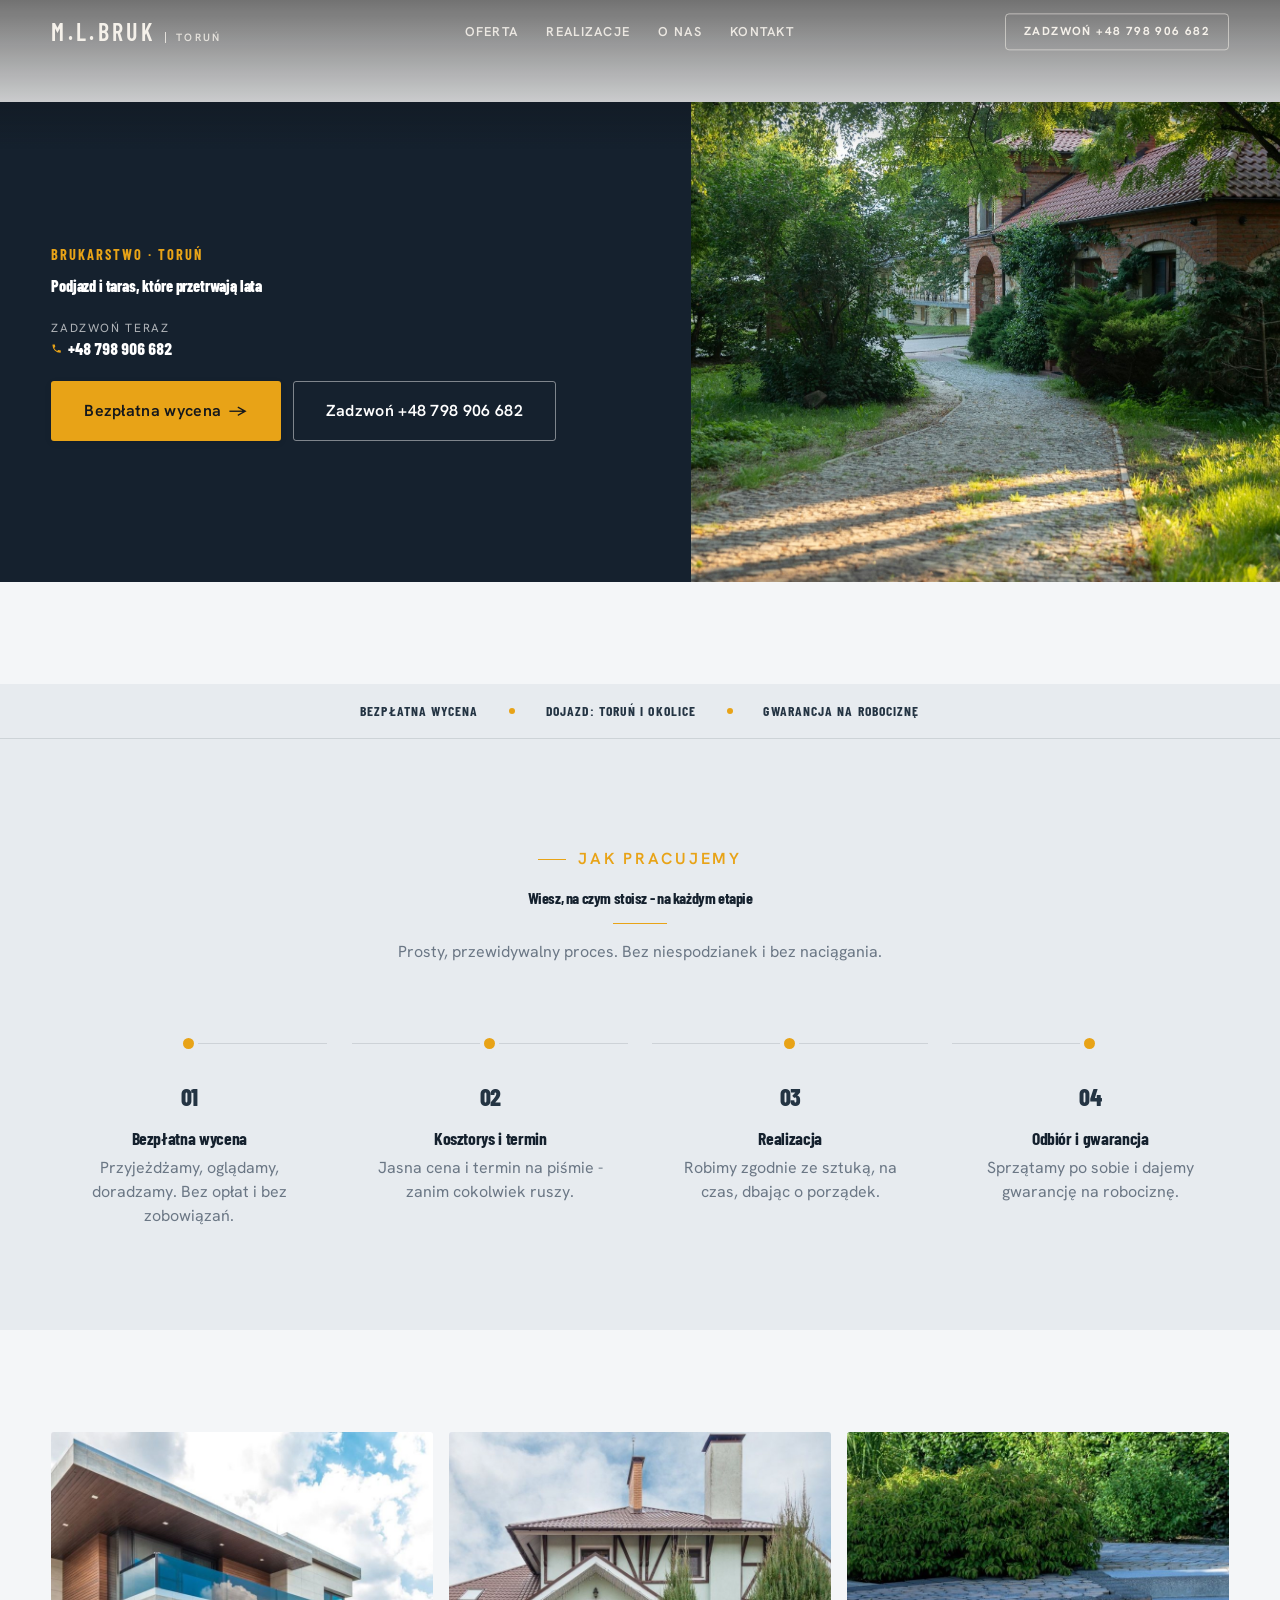
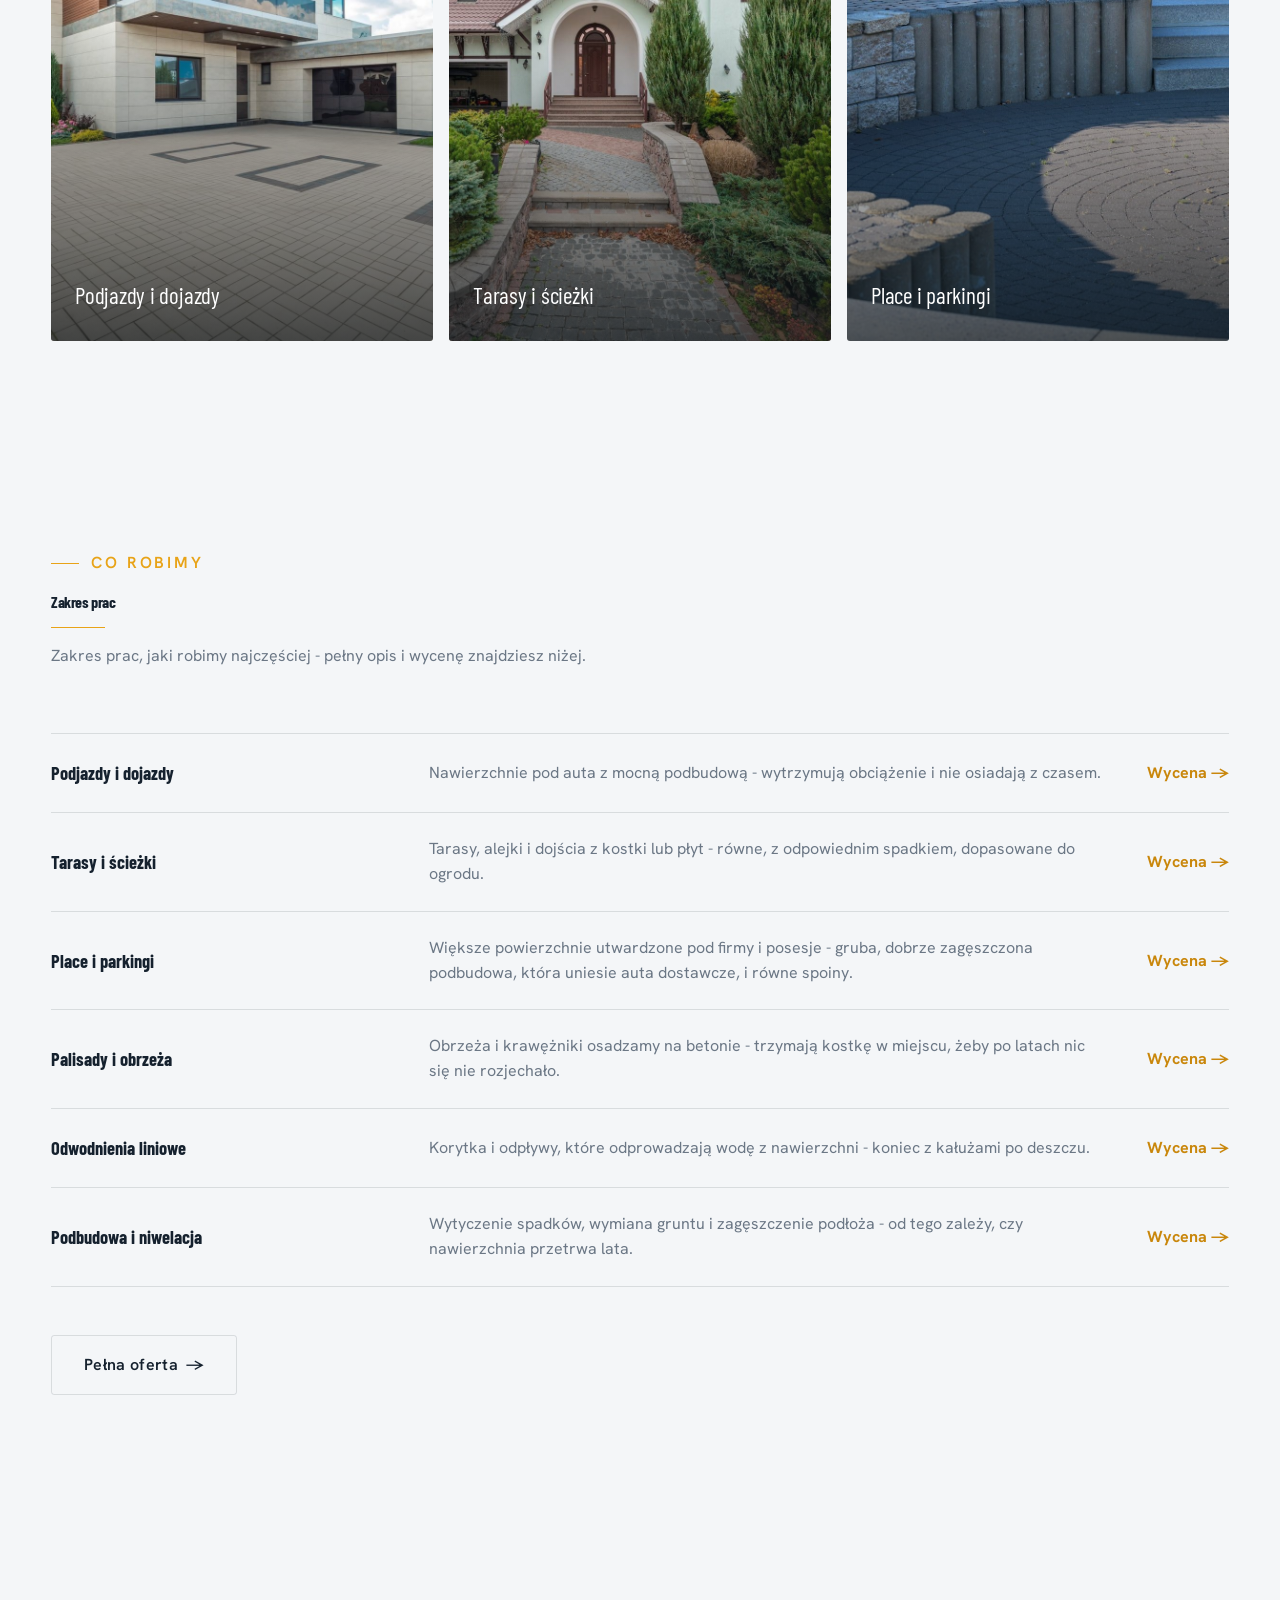
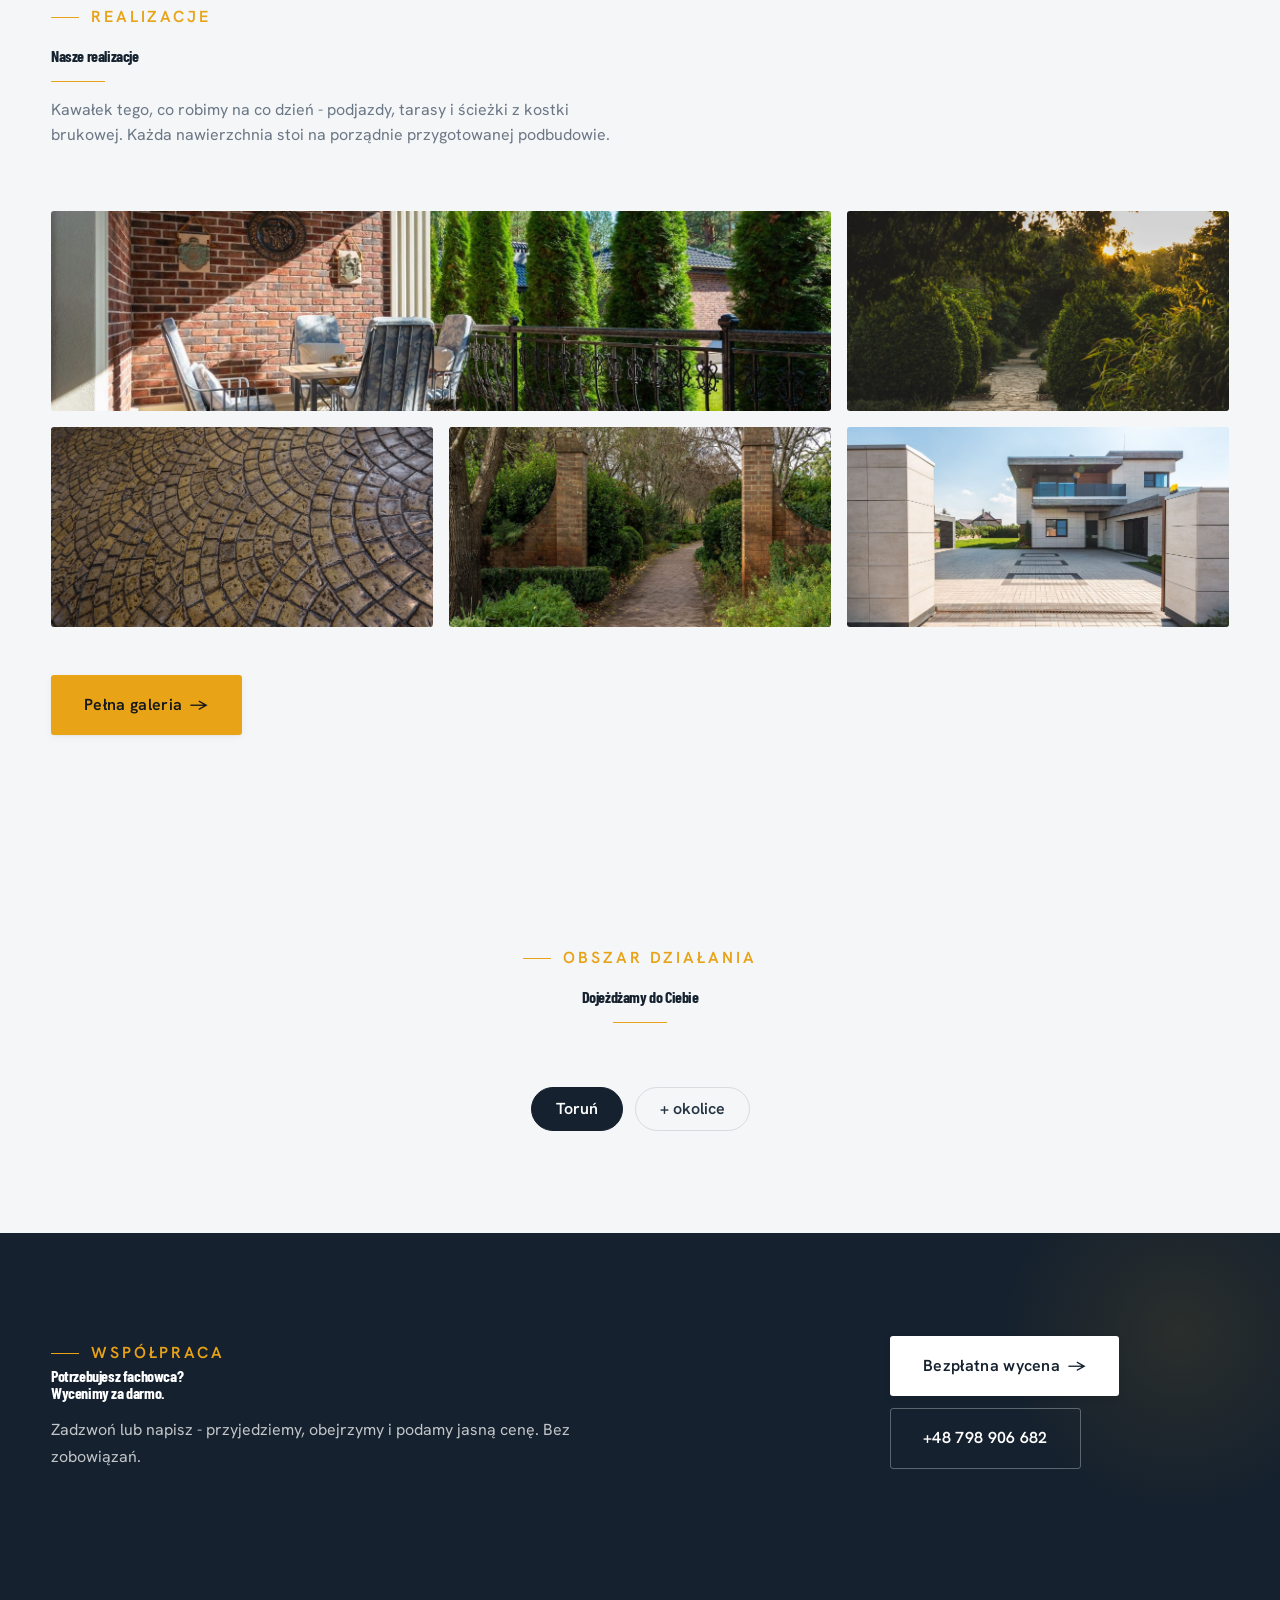
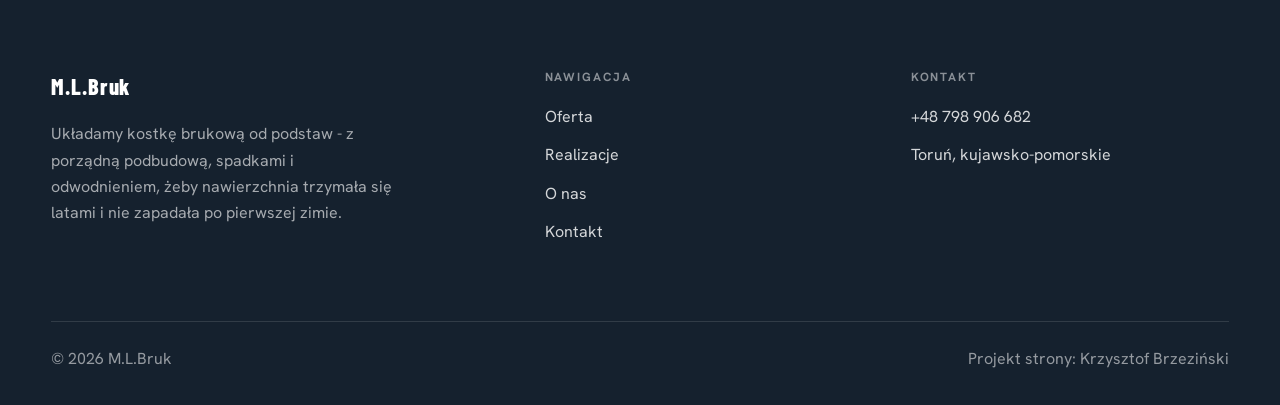
<file: index.html>
<!DOCTYPE html>
<html lang="pl">
<head>
<meta charset="UTF-8">
<meta name="viewport" content="width=device-width, initial-scale=1.0">
<title>M.L.Bruk - Brukarstwo · Toruń</title>
<meta name="description" content="M.L.Bruk - układanie kostki brukowej, podjazdy, tarasy, ścieżki, palisady i odwodnienia. Solidna podbudowa, równa nawierzchnia, terminowo. Toruń i okolice.">
<link rel="preconnect" href="https://fonts.googleapis.com">
<link rel="preconnect" href="https://fonts.gstatic.com" crossorigin>
<link href="https://fonts.googleapis.com/css2?family=Barlow+Condensed:wght@500;600;700&family=Hanken+Grotesk:wght@400;500;600&display=swap" rel="stylesheet">
<link rel="stylesheet" href="assets/styles.css">
</head>
<body>

<header class="nav">
  <div class="wrap nav-inner">
    <a class="brand" href="index.html"><span class="name">M.L.Bruk</span><span class="sub">Toruń</span></a>
    <nav class="nav-links">
      <a href="oferta.html">Oferta</a>
      <a href="realizacje.html">Realizacje</a>
      <a href="o-nas.html">O nas</a>
      <a href="kontakt.html">Kontakt</a>
      <a href="tel:+48798906682" class="btn btn-accent">Zadzwoń +48 798 906 682</a>
    </nav>
    <button class="nav-toggle" aria-label="Menu"><span></span><span></span><span></span></button>
  </div>
</header>

<section class="hero-fach">
  <img class="hf-photo" src="img/hero.jpg" alt="M.L.Bruk">
  <div class="hf-panel">
      <span class="hf-kicker">Brukarstwo · Toruń</span>
      <h1 class="hf-title">Podjazd i taras, które przetrwają lata</h1>
      <a class="hf-phone" href="tel:+48798906682"><span class="hf-phone-lab">Zadzwoń teraz</span><span class="hf-phone-num"><svg class="ico-tel" width="16" height="16" viewBox="0 0 24 24" fill="none" aria-hidden="true"><path d="M6.6 10.8a15.5 15.5 0 0 0 6.6 6.6l2.2-2.2a1 1 0 0 1 1-.24 11.4 11.4 0 0 0 3.6.58 1 1 0 0 1 1 1V20a1 1 0 0 1-1 1A17 17 0 0 1 3 4a1 1 0 0 1 1-1h3.5a1 1 0 0 1 1 1c0 1.25.2 2.46.58 3.6a1 1 0 0 1-.25 1l-2.23 2.2Z" fill="currentColor"/></svg> +48 798 906 682</span></a>
      <div class="hf-actions">
        <a href="kontakt.html" class="btn btn-accent">Bezpłatna wycena <span class="arr">→</span></a>
        <a href="tel:+48798906682" class="btn btn-ghost hf-ghost">Zadzwoń +48 798 906 682</a>
      </div>
  </div>
</section>
<section class="fach-promise">
  <div class="wrap">
    <ul class="fp-row reveal"><li>Bezpłatna wycena</li><li>Dojazd: Toruń i okolice</li><li>Gwarancja na robociznę</li></ul>
  </div>
</section>
<section class="proces fachowcy">
  <div class="wrap">
    <div class="head center reveal">
      <span class="eyebrow">Jak pracujemy</span>
      <h2>Wiesz, na czym stoisz - na każdym etapie</h2>
      <p>Prosty, przewidywalny proces. Bez niespodzianek i bez naciągania.</p>
    </div>
    <ol class="proces-line">
      <li class="reveal"><span class="pno">01</span><h3>Bezpłatna wycena</h3><p>Przyjeżdżamy, oglądamy, doradzamy. Bez opłat i bez zobowiązań.</p></li>
      <li class="reveal"><span class="pno">02</span><h3>Kosztorys i termin</h3><p>Jasna cena i termin na piśmie - zanim cokolwiek ruszy.</p></li>
      <li class="reveal"><span class="pno">03</span><h3>Realizacja</h3><p>Robimy zgodnie ze sztuką, na czas, dbając o porządek.</p></li>
      <li class="reveal"><span class="pno">04</span><h3>Odbiór i gwarancja</h3><p>Sprzątamy po sobie i dajemy gwarancję na robociznę.</p></li>
    </ol>
  </div>
</section>
<section class="gateways-band">
  <div class="wrap">
    <div class="gateways">
      <a href="oferta.html" class="gateway reveal"><img src="img/g1.jpg" alt="Podjazdy i dojazdy" loading="lazy"><span class="g-ttl">Podjazdy i dojazdy</span></a>
      <a href="oferta.html" class="gateway reveal"><img src="img/g2.jpg" alt="Tarasy i ścieżki" loading="lazy"><span class="g-ttl">Tarasy i ścieżki</span></a>
      <a href="oferta.html" class="gateway reveal"><img src="img/g3.jpg" alt="Place i parkingi" loading="lazy"><span class="g-ttl">Place i parkingi</span></a>
    </div>
  </div>
</section>
<section class="fach-uslugi">
  <div class="wrap">
    <div class="head reveal">
      <span class="eyebrow">Co robimy</span>
      <h2>Zakres prac</h2>
      <p>Zakres prac, jaki robimy najczęściej - pełny opis i wycenę znajdziesz niżej.</p>
    </div>
    <ul class="fu-list">
      <li class="fu-row reveal"><div class="fu-name">Podjazdy i dojazdy</div><div class="fu-desc">Nawierzchnie pod auta z mocną podbudową - wytrzymują obciążenie i nie osiadają z czasem.</div><a class="fu-cta" href="kontakt.html">Wycena <span class="arr">→</span></a></li>
      <li class="fu-row reveal"><div class="fu-name">Tarasy i ścieżki</div><div class="fu-desc">Tarasy, alejki i dojścia z kostki lub płyt - równe, z odpowiednim spadkiem, dopasowane do ogrodu.</div><a class="fu-cta" href="kontakt.html">Wycena <span class="arr">→</span></a></li>
      <li class="fu-row reveal"><div class="fu-name">Place i parkingi</div><div class="fu-desc">Większe powierzchnie utwardzone pod firmy i posesje - gruba, dobrze zagęszczona podbudowa, która uniesie auta dostawcze, i równe spoiny.</div><a class="fu-cta" href="kontakt.html">Wycena <span class="arr">→</span></a></li>
      <li class="fu-row reveal"><div class="fu-name">Palisady i obrzeża</div><div class="fu-desc">Obrzeża i krawężniki osadzamy na betonie - trzymają kostkę w miejscu, żeby po latach nic się nie rozjechało.</div><a class="fu-cta" href="kontakt.html">Wycena <span class="arr">→</span></a></li>
      <li class="fu-row reveal"><div class="fu-name">Odwodnienia liniowe</div><div class="fu-desc">Korytka i odpływy, które odprowadzają wodę z nawierzchni - koniec z kałużami po deszczu.</div><a class="fu-cta" href="kontakt.html">Wycena <span class="arr">→</span></a></li>
      <li class="fu-row reveal"><div class="fu-name">Podbudowa i niwelacja</div><div class="fu-desc">Wytyczenie spadków, wymiana gruntu i zagęszczenie podłoża - od tego zależy, czy nawierzchnia przetrwa lata.</div><a class="fu-cta" href="kontakt.html">Wycena <span class="arr">→</span></a></li>
    </ul>
    <div style="margin-top:var(--space-7)" class="reveal"><a href="oferta.html" class="btn btn-ghost">Pełna oferta <span class="arr">→</span></a></div>
  </div>
</section>
<section>
  <div class="wrap">
    <div class="head reveal">
      <span class="eyebrow">Realizacje</span>
      <h2>Nasze realizacje</h2>
      <p>Kawałek tego, co robimy na co dzień - podjazdy, tarasy i ścieżki z kostki brukowej. Każda nawierzchnia stoi na porządnie przygotowanej podbudowie.</p>
    </div>
    <div class="gallery">
      <div class="tile t-two3 reveal"><img src="img/g4.jpg" alt="Taras pod zadaszeniem" loading="lazy"><div class="cap">Taras pod zadaszeniem</div></div>
      <div class="tile t-third reveal"><img src="img/g5.jpg" alt="Ścieżka w ogrodzie" loading="lazy"><div class="cap">Ścieżka w ogrodzie</div></div>
      <div class="tile t-third reveal"><img src="img/g6.jpg" alt="Wzór łukowy" loading="lazy"><div class="cap">Wzór łukowy</div></div>
      <div class="tile t-third reveal"><img src="img/g7.jpg" alt="Bruk jodełkowy" loading="lazy"><div class="cap">Bruk jodełkowy</div></div>
      <div class="tile t-third reveal"><img src="img/g8.jpg" alt="Podjazd przed domem" loading="lazy"><div class="cap">Podjazd przed domem</div></div>
    </div>
    <div style="margin-top:var(--space-7)" class="reveal"><a href="realizacje.html" class="btn btn-accent">Pełna galeria <span class="arr">→</span></a></div>
  </div>
</section>
<section class="obszar">
  <div class="wrap">
    <div class="head center reveal">
      <span class="eyebrow">Obszar działania</span>
      <h2>Dojeżdżamy do Ciebie</h2>
    </div>
    <ul class="obszar-list reveal"><li class="is-home">Toruń</li><li>+ okolice</li></ul>
  </div>
</section>
<section class="cta">
  <div class="wrap">
    <div class="reveal">
      <span class="eyebrow">Współpraca</span>
      <h2>Potrzebujesz fachowca? Wycenimy za darmo.</h2>
      <p>Zadzwoń lub napisz - przyjedziemy, obejrzymy i podamy jasną cenę. Bez zobowiązań.</p>
    </div>
    <div class="cta-actions reveal">
      <a href="kontakt.html" class="btn btn-light">Bezpłatna wycena <span class="arr">→</span></a>
      <a href="tel:+48798906682" class="btn btn-ghost" style="color:#fff;border-color:rgba(255,255,255,.3)">+48 798 906 682</a>
    </div>
  </div>
</section>

<footer>
  <div class="wrap">
    <div class="foot-grid">
      <div class="foot-brand">
        <div class="name">M.L.Bruk</div>
        <p>Układamy kostkę brukową od podstaw - z porządną podbudową, spadkami i odwodnieniem, żeby nawierzchnia trzymała się latami i nie zapadała po pierwszej zimie.</p>
      </div>
      <div class="foot-col">
        <h4>Nawigacja</h4>
        <a href="oferta.html">Oferta</a>
        <a href="realizacje.html">Realizacje</a>
        <a href="o-nas.html">O nas</a>
        <a href="kontakt.html">Kontakt</a>
      </div>
      <div class="foot-col">
        <h4>Kontakt</h4>
        <a href="tel:+48798906682">+48 798 906 682</a>
        <p>Toruń, kujawsko-pomorskie</p>
      </div>
    </div>
    <div class="foot-bot">
      <span>© 2026 M.L.Bruk</span>
      <span>Projekt strony: Krzysztof Brzeziński</span>
    </div>
  </div>
</footer>
<div class="sticky-call"><a class="sc-call" href="tel:+48798906682"><svg class="ico-tel" width="16" height="16" viewBox="0 0 24 24" fill="none" aria-hidden="true"><path d="M6.6 10.8a15.5 15.5 0 0 0 6.6 6.6l2.2-2.2a1 1 0 0 1 1-.24 11.4 11.4 0 0 0 3.6.58 1 1 0 0 1 1 1V20a1 1 0 0 1-1 1A17 17 0 0 1 3 4a1 1 0 0 1 1-1h3.5a1 1 0 0 1 1 1c0 1.25.2 2.46.58 3.6a1 1 0 0 1-.25 1l-2.23 2.2Z" fill="currentColor"/></svg> Zadzwoń</a><a class="sc-quote" href="kontakt.html">Bezpłatna wycena</a></div>

<script src="assets/main.js"></script>
</body>
</html>
</file>
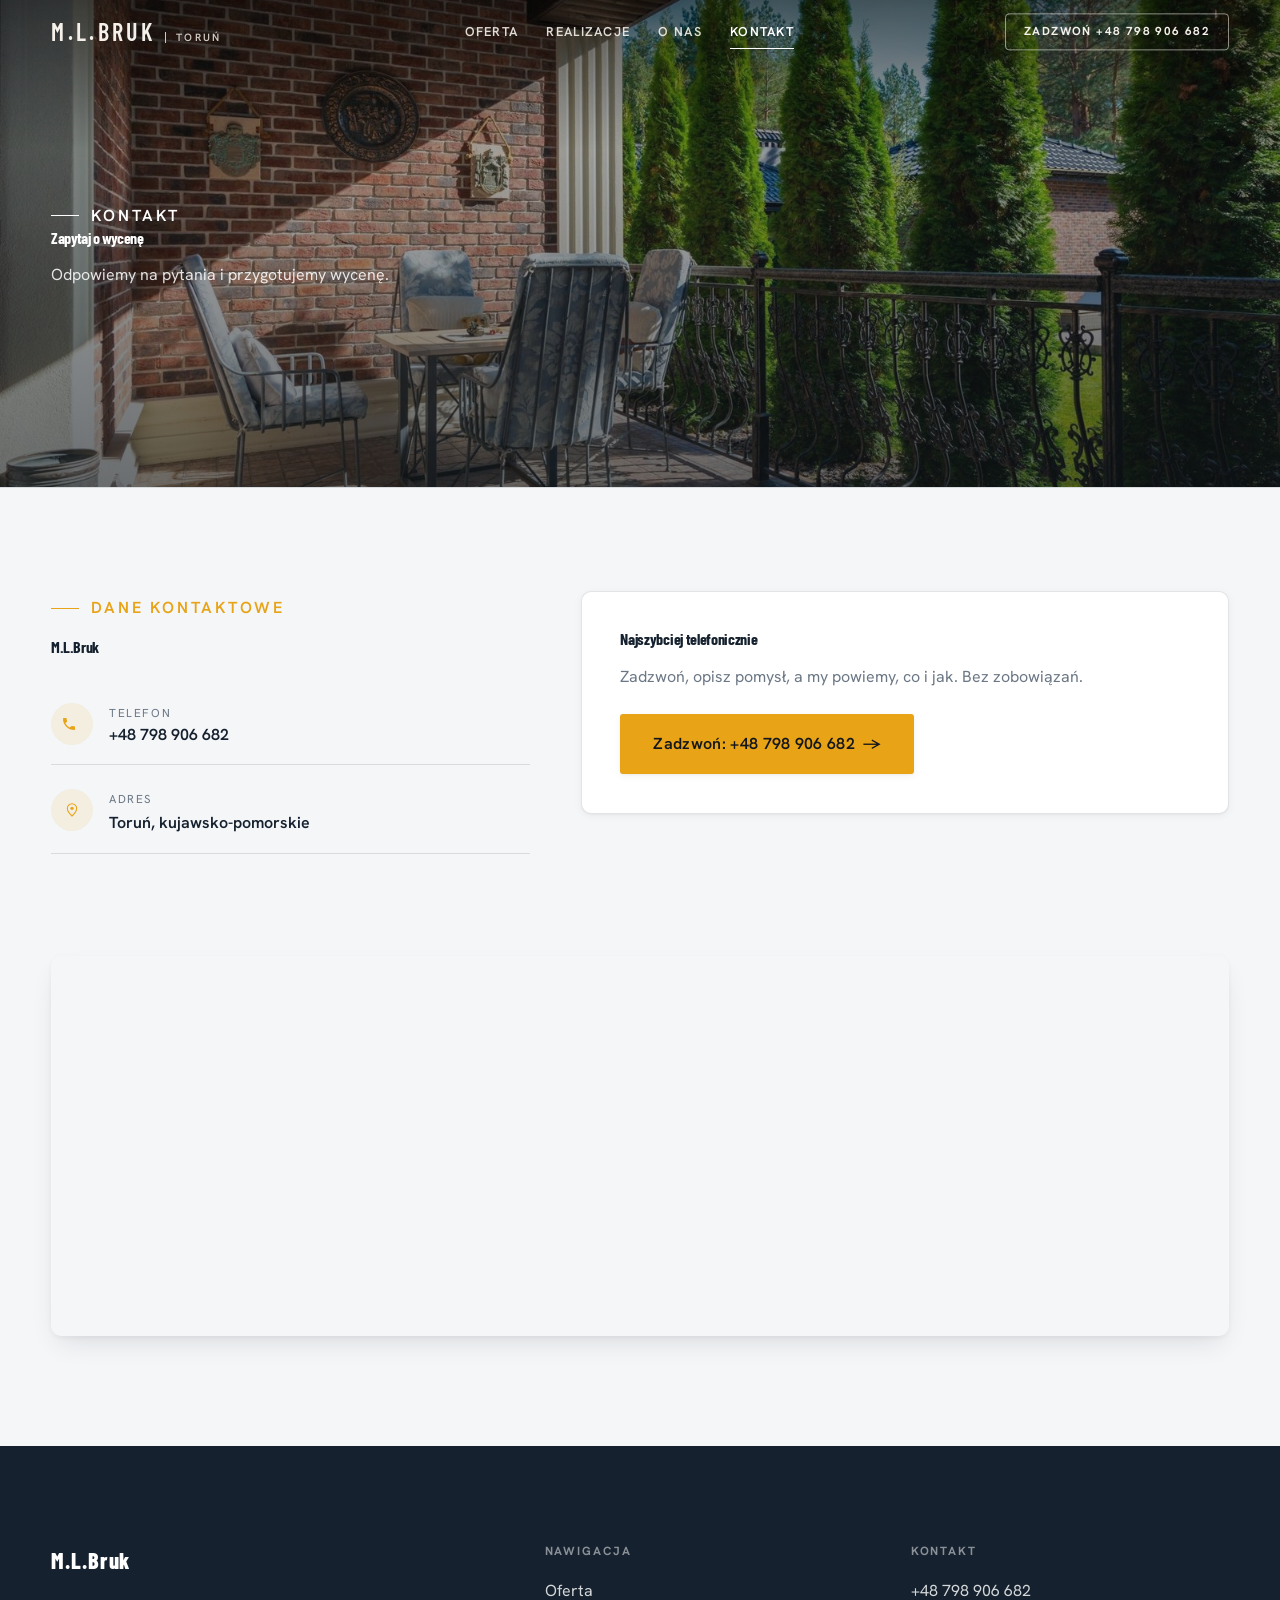
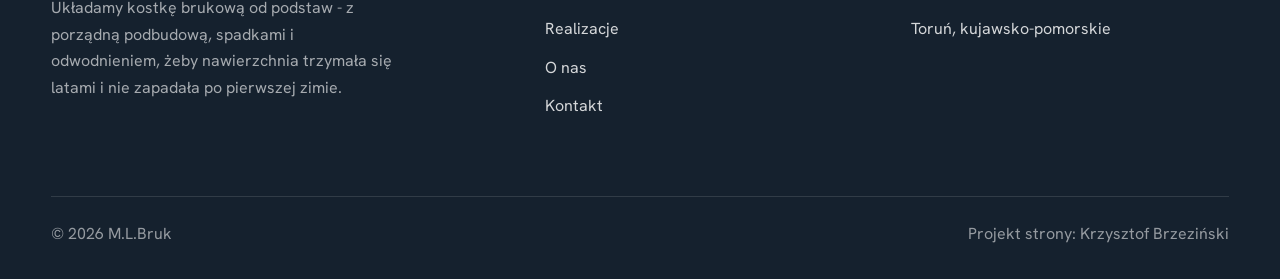
<file: kontakt.html>
<!DOCTYPE html>
<html lang="pl">
<head>
<meta charset="UTF-8">
<meta name="viewport" content="width=device-width, initial-scale=1.0">
<title>Kontakt - M.L.Bruk</title>
<meta name="description" content="Kontakt M.L.Bruk - Toruń, kujawsko-pomorskie">
<link rel="preconnect" href="https://fonts.googleapis.com">
<link rel="preconnect" href="https://fonts.gstatic.com" crossorigin>
<link href="https://fonts.googleapis.com/css2?family=Barlow+Condensed:wght@500;600;700&family=Hanken+Grotesk:wght@400;500;600&display=swap" rel="stylesheet">
<link rel="stylesheet" href="assets/styles.css">
</head>
<body>

<header class="nav">
  <div class="wrap nav-inner">
    <a class="brand" href="index.html"><span class="name">M.L.Bruk</span><span class="sub">Toruń</span></a>
    <nav class="nav-links">
      <a href="oferta.html">Oferta</a>
      <a href="realizacje.html">Realizacje</a>
      <a href="o-nas.html">O nas</a>
      <a href="kontakt.html" class="active">Kontakt</a>
      <a href="tel:+48798906682" class="btn btn-accent">Zadzwoń +48 798 906 682</a>
    </nav>
    <button class="nav-toggle" aria-label="Menu"><span></span><span></span><span></span></button>
  </div>
</header>

<section class="pagehead">
  <img src="img/g4.jpg" alt="M.L.Bruk - Zapytaj o wycenę">
  <div class="wrap">
    <span class="eyebrow">Kontakt</span>
    <h1>Zapytaj o wycenę</h1>
    <p>Odpowiemy na pytania i przygotujemy wycenę.</p>
  </div>
</section>
<section>
  <div class="wrap contact-grid">
    <div class="reveal">
      <span class="eyebrow">Dane kontaktowe</span>
      <h2 style="margin:var(--space-4) 0 var(--space-6)">M.L.Bruk</h2>
      <div class="info-list">
        <div class="info-row"><div class="ic"><svg class="ico-tel" width="16" height="16" viewBox="0 0 24 24" fill="none" aria-hidden="true"><path d="M6.6 10.8a15.5 15.5 0 0 0 6.6 6.6l2.2-2.2a1 1 0 0 1 1-.24 11.4 11.4 0 0 0 3.6.58 1 1 0 0 1 1 1V20a1 1 0 0 1-1 1A17 17 0 0 1 3 4a1 1 0 0 1 1-1h3.5a1 1 0 0 1 1 1c0 1.25.2 2.46.58 3.6a1 1 0 0 1-.25 1l-2.23 2.2Z" fill="currentColor"/></svg></div><div><div class="lbl">Telefon</div><a class="val" href="tel:+48798906682">+48 798 906 682</a></div></div>
        <div class="info-row"><div class="ic"><svg class="ico-pin" width="16" height="16" viewBox="0 0 24 24" fill="none" aria-hidden="true"><path d="M12 21s7-6.1 7-11.5A7 7 0 0 0 5 9.5C5 14.9 12 21 12 21Z" stroke="currentColor" stroke-width="1.6" fill="none"/><circle cx="12" cy="9.5" r="2.4" fill="currentColor"/></svg></div><div><div class="lbl">Adres</div><div class="val">Toruń, kujawsko-pomorskie</div></div></div>
      </div>
    </div>
    <div class="reveal">
      <div class="form">
        <h3 style="margin-bottom:var(--space-4)">Najszybciej telefonicznie</h3>
        <p class="muted" style="margin-bottom:var(--space-5)">Zadzwoń, opisz pomysł, a my powiemy, co i jak. Bez zobowiązań.</p>
        <a href="tel:+48798906682" class="btn btn-accent" style="justify-content:center">Zadzwoń: +48 798 906 682 <span class="arr">→</span></a>
      </div>
    </div>
  </div>
</section>
<section style="padding-top:0">
  <div class="wrap reveal">
    <iframe class="map" title="M.L.Bruk - Toruń" src="https://maps.google.com/maps?q=53.032834%2C18.622243&z=15&output=embed" loading="lazy" referrerpolicy="no-referrer-when-downgrade"></iframe>
  </div>
</section>

<footer>
  <div class="wrap">
    <div class="foot-grid">
      <div class="foot-brand">
        <div class="name">M.L.Bruk</div>
        <p>Układamy kostkę brukową od podstaw - z porządną podbudową, spadkami i odwodnieniem, żeby nawierzchnia trzymała się latami i nie zapadała po pierwszej zimie.</p>
      </div>
      <div class="foot-col">
        <h4>Nawigacja</h4>
        <a href="oferta.html">Oferta</a>
        <a href="realizacje.html">Realizacje</a>
        <a href="o-nas.html">O nas</a>
        <a href="kontakt.html">Kontakt</a>
      </div>
      <div class="foot-col">
        <h4>Kontakt</h4>
        <a href="tel:+48798906682">+48 798 906 682</a>
        <p>Toruń, kujawsko-pomorskie</p>
      </div>
    </div>
    <div class="foot-bot">
      <span>© 2026 M.L.Bruk</span>
      <span>Projekt strony: Krzysztof Brzeziński</span>
    </div>
  </div>
</footer>
<div class="sticky-call"><a class="sc-call" href="tel:+48798906682"><svg class="ico-tel" width="16" height="16" viewBox="0 0 24 24" fill="none" aria-hidden="true"><path d="M6.6 10.8a15.5 15.5 0 0 0 6.6 6.6l2.2-2.2a1 1 0 0 1 1-.24 11.4 11.4 0 0 0 3.6.58 1 1 0 0 1 1 1V20a1 1 0 0 1-1 1A17 17 0 0 1 3 4a1 1 0 0 1 1-1h3.5a1 1 0 0 1 1 1c0 1.25.2 2.46.58 3.6a1 1 0 0 1-.25 1l-2.23 2.2Z" fill="currentColor"/></svg> Zadzwoń</a><a class="sc-quote" href="kontakt.html">Bezpłatna wycena</a></div>

<script src="assets/main.js"></script>
</body>
</html>
</file>
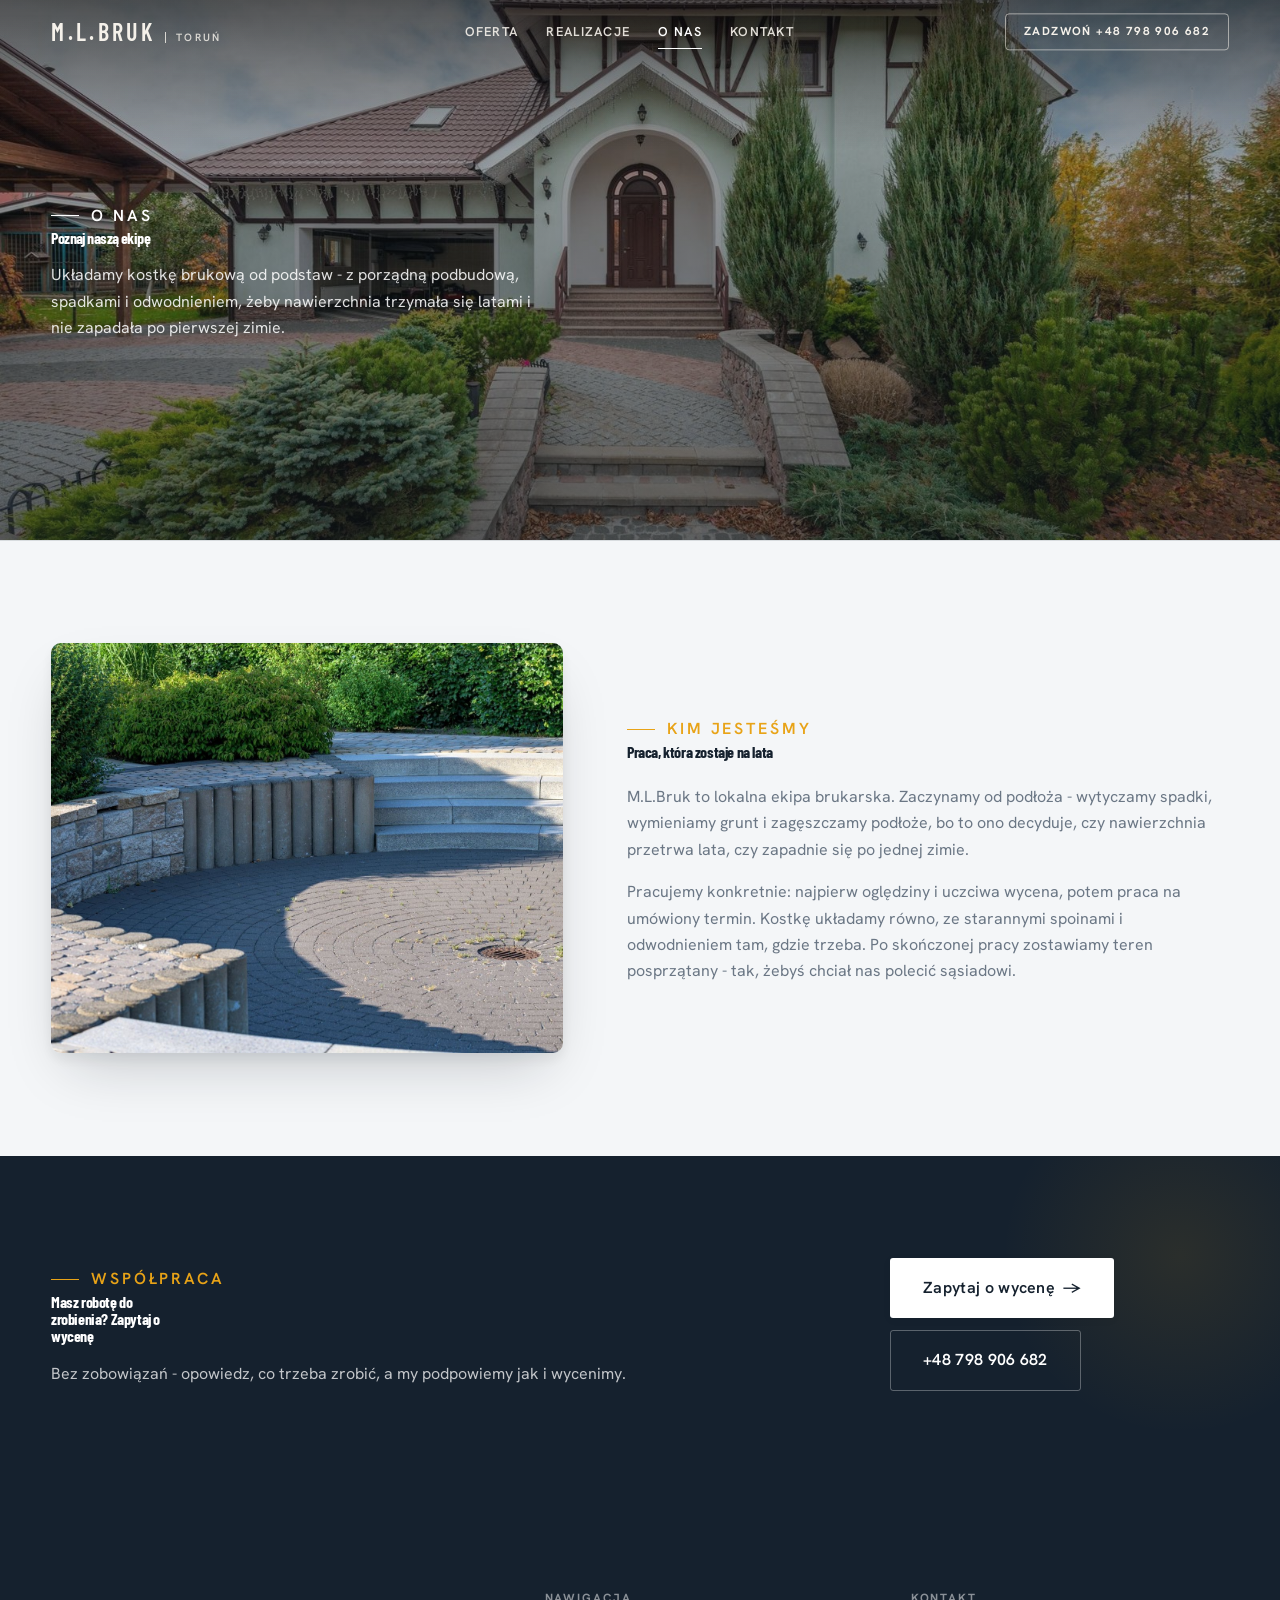
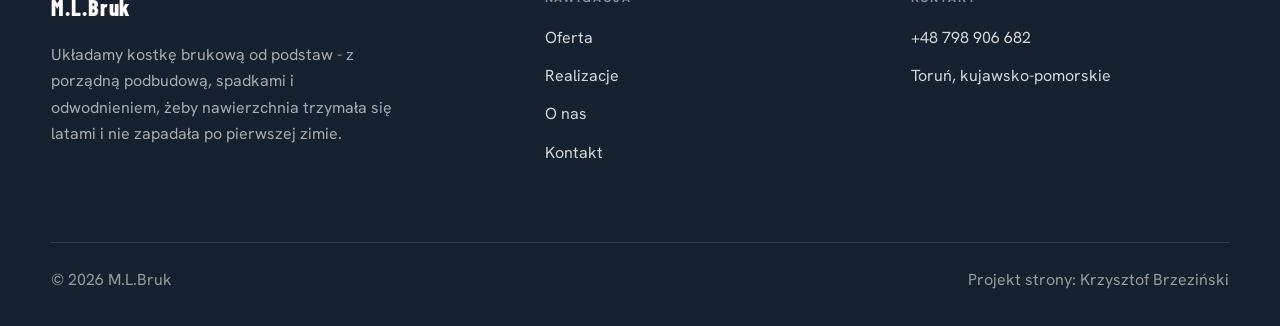
<file: o-nas.html>
<!DOCTYPE html>
<html lang="pl">
<head>
<meta charset="UTF-8">
<meta name="viewport" content="width=device-width, initial-scale=1.0">
<title>O nas - M.L.Bruk</title>
<meta name="description" content="M.L.Bruk - układanie kostki brukowej, podjazdy, tarasy, ścieżki, palisady i odwodnienia. Solidna podbudowa, równa nawierzchnia, terminowo. Toruń i okolice.">
<link rel="preconnect" href="https://fonts.googleapis.com">
<link rel="preconnect" href="https://fonts.gstatic.com" crossorigin>
<link href="https://fonts.googleapis.com/css2?family=Barlow+Condensed:wght@500;600;700&family=Hanken+Grotesk:wght@400;500;600&display=swap" rel="stylesheet">
<link rel="stylesheet" href="assets/styles.css">
</head>
<body>

<header class="nav">
  <div class="wrap nav-inner">
    <a class="brand" href="index.html"><span class="name">M.L.Bruk</span><span class="sub">Toruń</span></a>
    <nav class="nav-links">
      <a href="oferta.html">Oferta</a>
      <a href="realizacje.html">Realizacje</a>
      <a href="o-nas.html" class="active">O nas</a>
      <a href="kontakt.html">Kontakt</a>
      <a href="tel:+48798906682" class="btn btn-accent">Zadzwoń +48 798 906 682</a>
    </nav>
    <button class="nav-toggle" aria-label="Menu"><span></span><span></span><span></span></button>
  </div>
</header>

<section class="pagehead">
  <img src="img/g2.jpg" alt="M.L.Bruk - Poznaj naszą ekipę">
  <div class="wrap">
    <span class="eyebrow">O nas</span>
    <h1>Poznaj naszą ekipę</h1>
    <p>Układamy kostkę brukową od podstaw - z porządną podbudową, spadkami i odwodnieniem, żeby nawierzchnia trzymała się latami i nie zapadała po pierwszej zimie.</p>
  </div>
</section>
<section>
  <div class="wrap split">
    <div class="split-art reveal"><img src="img/g3.jpg" alt="M.L.Bruk" loading="lazy"></div>
    <div class="split-copy reveal">
      <span class="eyebrow">Kim jesteśmy</span>
      <h2>Praca, która zostaje na lata</h2>
      <p class="muted">M.L.Bruk to lokalna ekipa brukarska. Zaczynamy od podłoża - wytyczamy spadki, wymieniamy grunt i zagęszczamy podłoże, bo to ono decyduje, czy nawierzchnia przetrwa lata, czy zapadnie się po jednej zimie.</p>
      <p class="muted">Pracujemy konkretnie: najpierw oględziny i uczciwa wycena, potem praca na umówiony termin. Kostkę układamy równo, ze starannymi spoinami i odwodnieniem tam, gdzie trzeba. Po skończonej pracy zostawiamy teren posprzątany - tak, żebyś chciał nas polecić sąsiadowi.</p>
    </div>
  </div>
</section>


<section class="cta">
  <div class="wrap">
    <div class="reveal">
      <span class="eyebrow">Współpraca</span>
      <h2>Masz robotę do zrobienia? Zapytaj o wycenę</h2>
      <p>Bez zobowiązań - opowiedz, co trzeba zrobić, a my podpowiemy jak i wycenimy.</p>
    </div>
    <div class="cta-actions reveal">
      <a href="kontakt.html" class="btn btn-light">Zapytaj o wycenę <span class="arr">→</span></a>
      <a href="tel:+48798906682" class="btn btn-ghost" style="color:#fff;border-color:rgba(255,255,255,.3)">+48 798 906 682</a>
    </div>
  </div>
</section>

<footer>
  <div class="wrap">
    <div class="foot-grid">
      <div class="foot-brand">
        <div class="name">M.L.Bruk</div>
        <p>Układamy kostkę brukową od podstaw - z porządną podbudową, spadkami i odwodnieniem, żeby nawierzchnia trzymała się latami i nie zapadała po pierwszej zimie.</p>
      </div>
      <div class="foot-col">
        <h4>Nawigacja</h4>
        <a href="oferta.html">Oferta</a>
        <a href="realizacje.html">Realizacje</a>
        <a href="o-nas.html">O nas</a>
        <a href="kontakt.html">Kontakt</a>
      </div>
      <div class="foot-col">
        <h4>Kontakt</h4>
        <a href="tel:+48798906682">+48 798 906 682</a>
        <p>Toruń, kujawsko-pomorskie</p>
      </div>
    </div>
    <div class="foot-bot">
      <span>© 2026 M.L.Bruk</span>
      <span>Projekt strony: Krzysztof Brzeziński</span>
    </div>
  </div>
</footer>
<div class="sticky-call"><a class="sc-call" href="tel:+48798906682"><svg class="ico-tel" width="16" height="16" viewBox="0 0 24 24" fill="none" aria-hidden="true"><path d="M6.6 10.8a15.5 15.5 0 0 0 6.6 6.6l2.2-2.2a1 1 0 0 1 1-.24 11.4 11.4 0 0 0 3.6.58 1 1 0 0 1 1 1V20a1 1 0 0 1-1 1A17 17 0 0 1 3 4a1 1 0 0 1 1-1h3.5a1 1 0 0 1 1 1c0 1.25.2 2.46.58 3.6a1 1 0 0 1-.25 1l-2.23 2.2Z" fill="currentColor"/></svg> Zadzwoń</a><a class="sc-quote" href="kontakt.html">Bezpłatna wycena</a></div>

<script src="assets/main.js"></script>
</body>
</html>
</file>
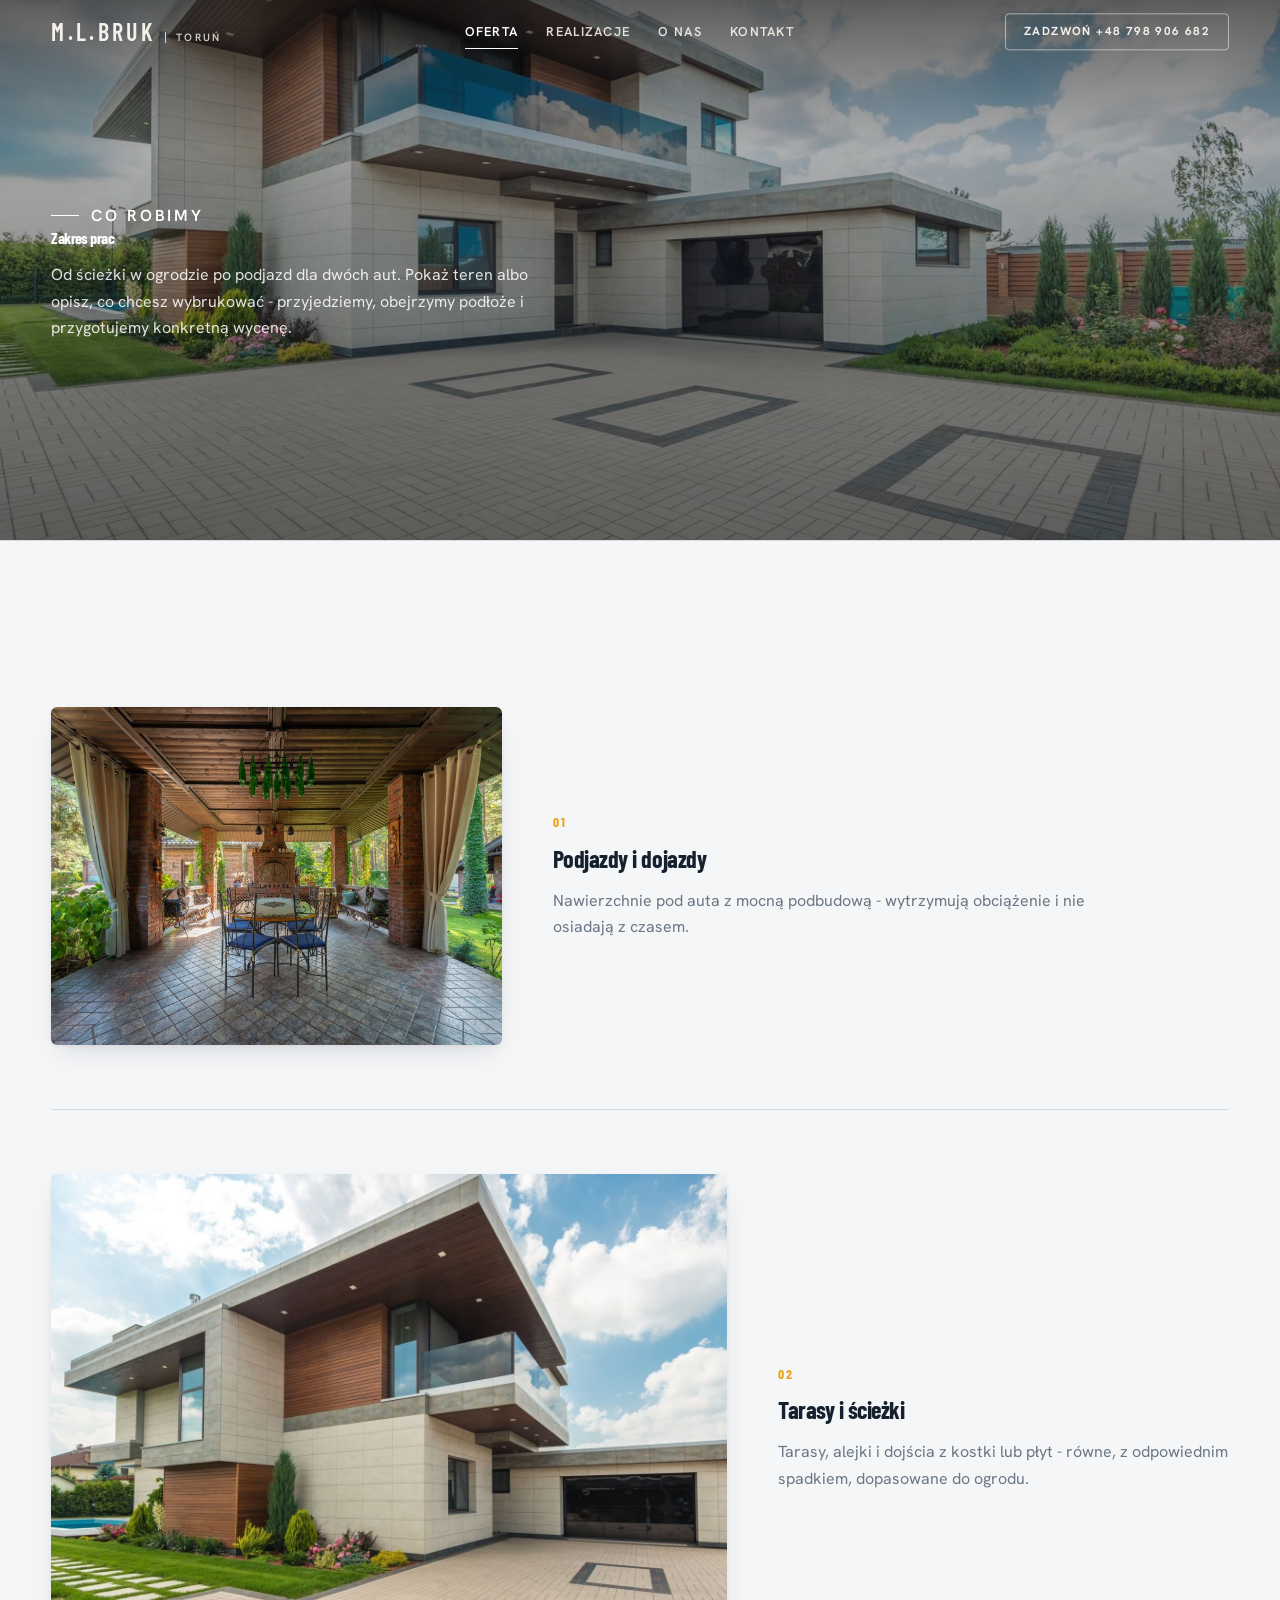
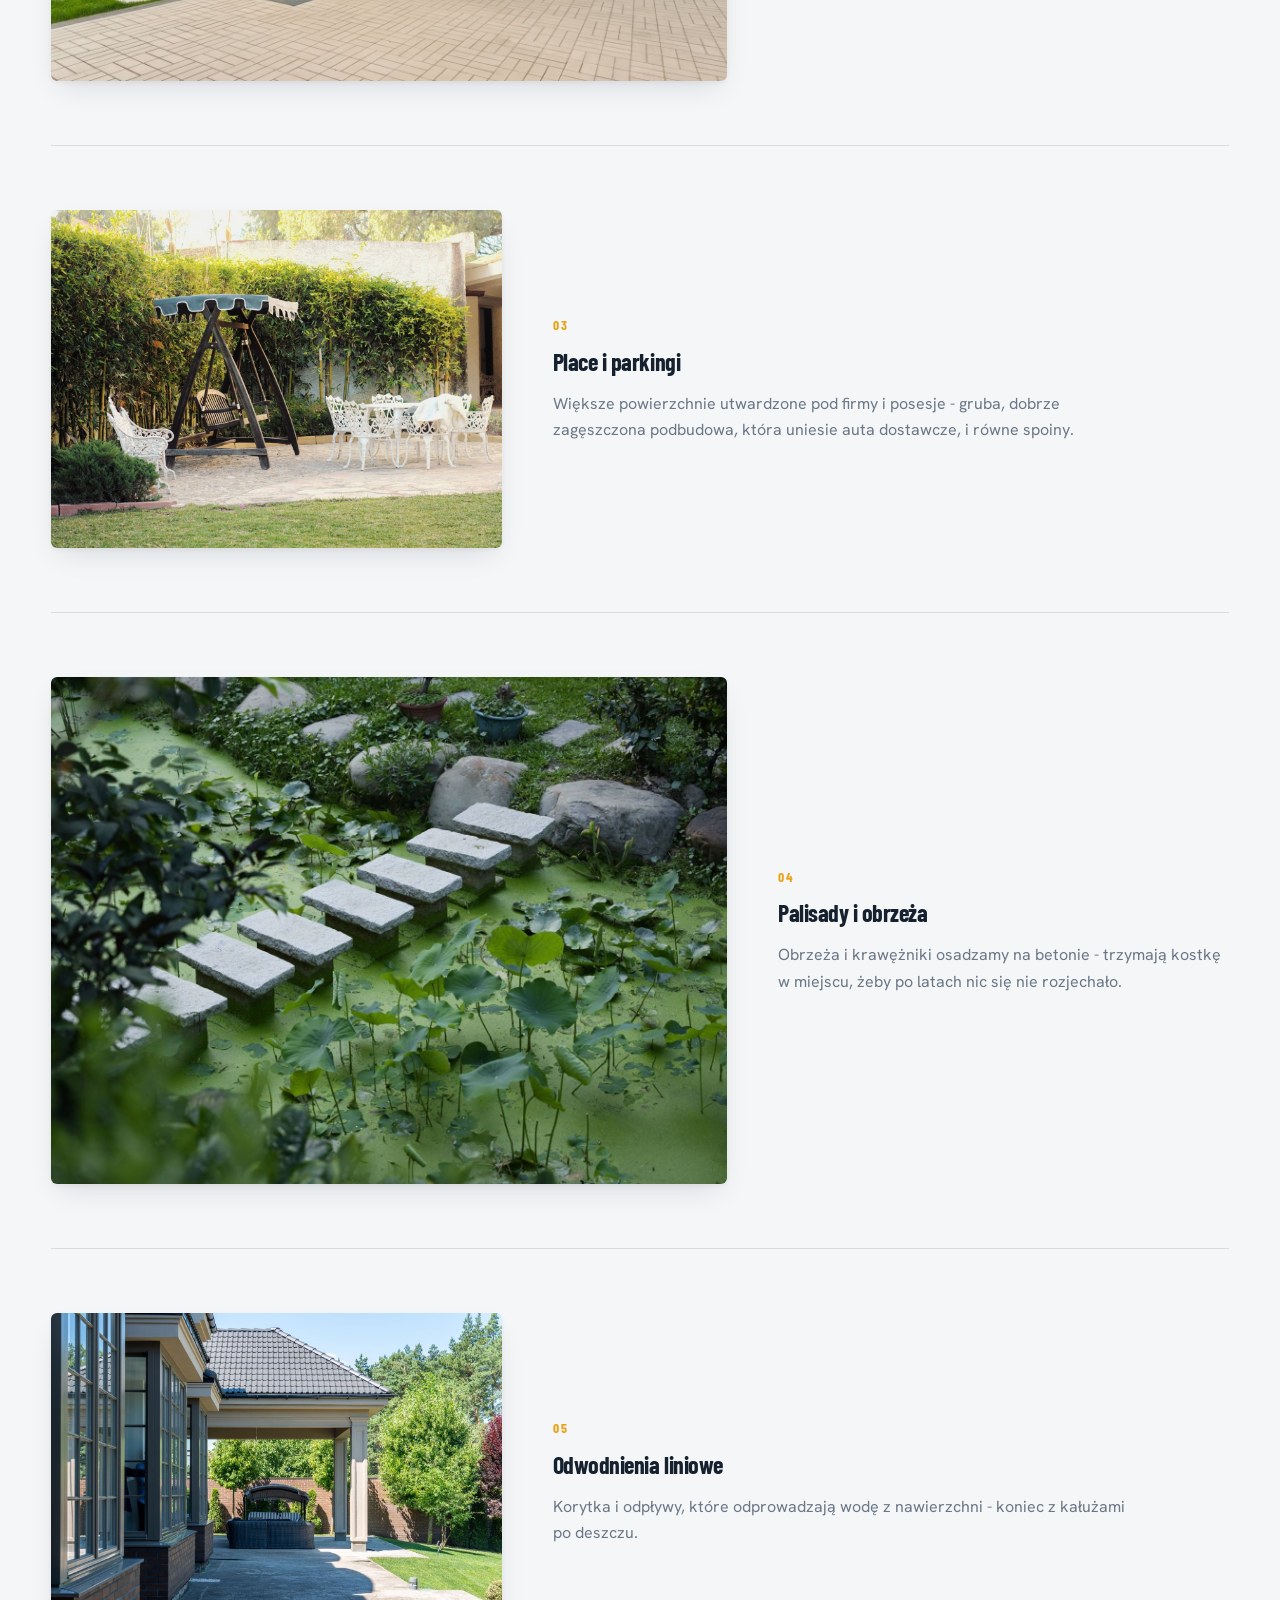
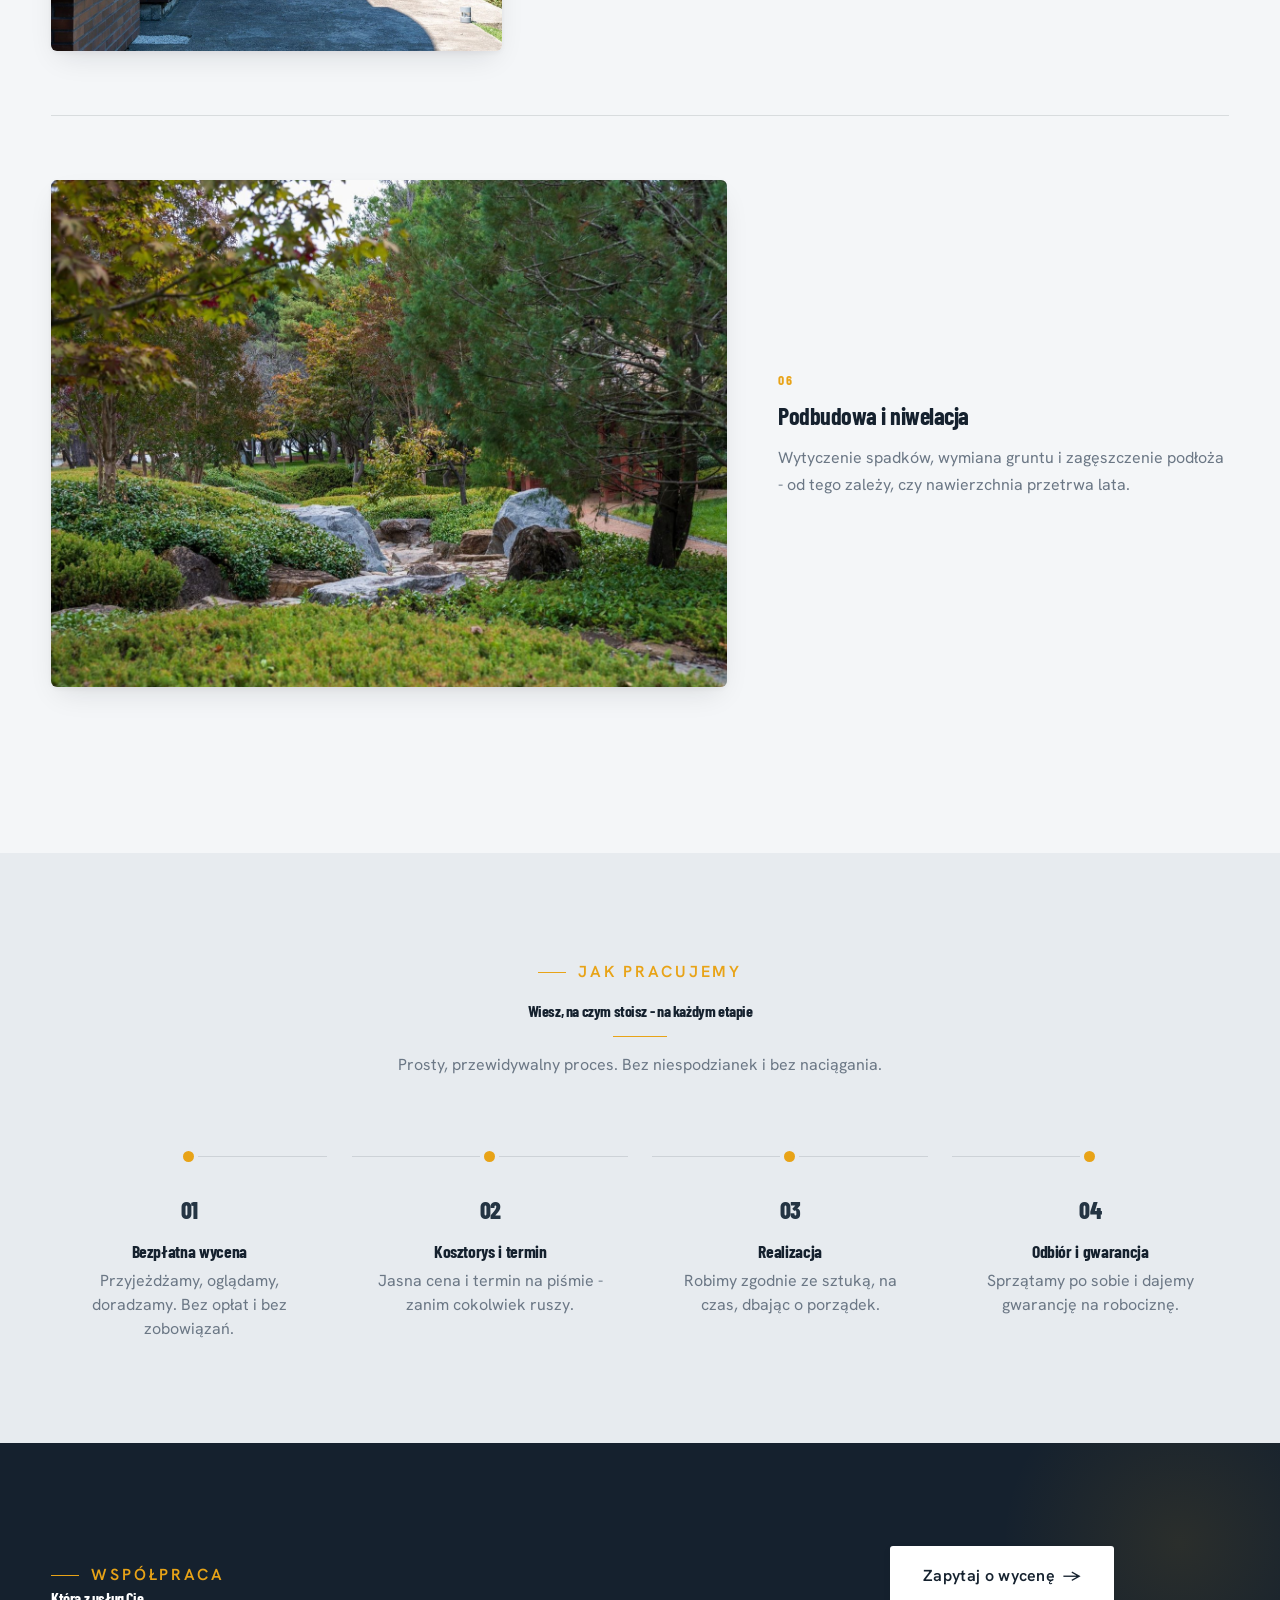
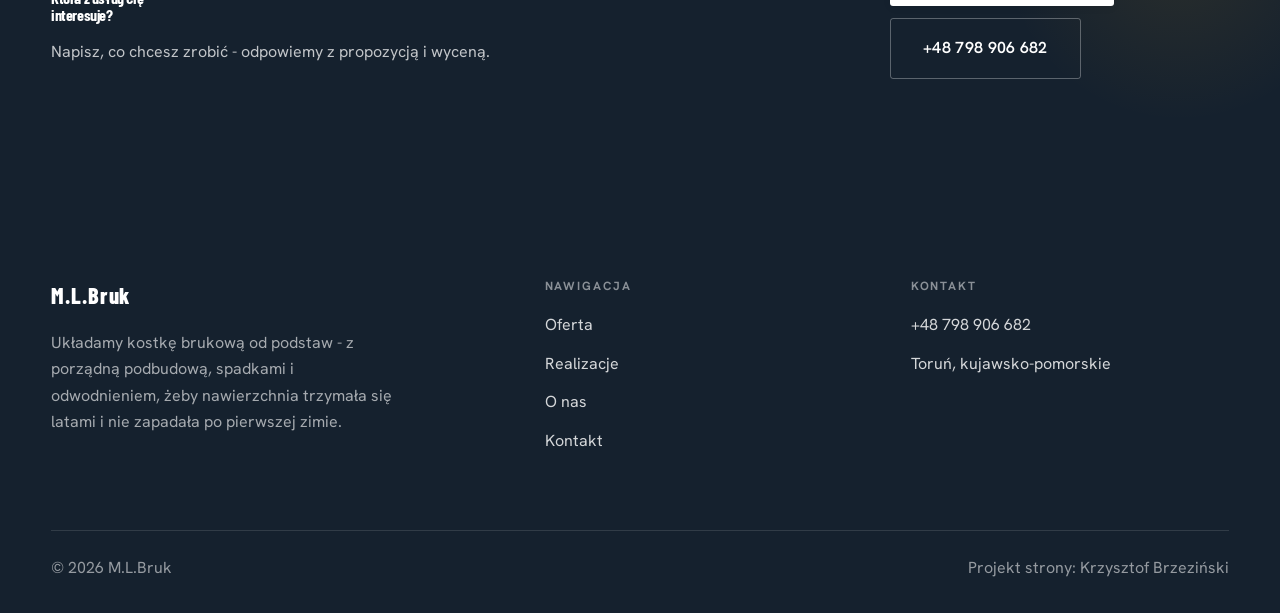
<file: oferta.html>
<!DOCTYPE html>
<html lang="pl">
<head>
<meta charset="UTF-8">
<meta name="viewport" content="width=device-width, initial-scale=1.0">
<title>Oferta - M.L.Bruk</title>
<meta name="description" content="M.L.Bruk - układanie kostki brukowej, podjazdy, tarasy, ścieżki, palisady i odwodnienia. Solidna podbudowa, równa nawierzchnia, terminowo. Toruń i okolice.">
<link rel="preconnect" href="https://fonts.googleapis.com">
<link rel="preconnect" href="https://fonts.gstatic.com" crossorigin>
<link href="https://fonts.googleapis.com/css2?family=Barlow+Condensed:wght@500;600;700&family=Hanken+Grotesk:wght@400;500;600&display=swap" rel="stylesheet">
<link rel="stylesheet" href="assets/styles.css">
</head>
<body>

<header class="nav">
  <div class="wrap nav-inner">
    <a class="brand" href="index.html"><span class="name">M.L.Bruk</span><span class="sub">Toruń</span></a>
    <nav class="nav-links">
      <a href="oferta.html" class="active">Oferta</a>
      <a href="realizacje.html">Realizacje</a>
      <a href="o-nas.html">O nas</a>
      <a href="kontakt.html">Kontakt</a>
      <a href="tel:+48798906682" class="btn btn-accent">Zadzwoń +48 798 906 682</a>
    </nav>
    <button class="nav-toggle" aria-label="Menu"><span></span><span></span><span></span></button>
  </div>
</header>

<section class="pagehead">
  <img src="img/g1.jpg" alt="M.L.Bruk - Zakres prac">
  <div class="wrap">
    <span class="eyebrow">Co robimy</span>
    <h1>Zakres prac</h1>
    <p>Od ścieżki w ogrodzie po podjazd dla dwóch aut. Pokaż teren albo opisz, co chcesz wybrukować - przyjedziemy, obejrzymy podłoże i przygotujemy konkretną wycenę.</p>
  </div>
</section>
<section>
  <div class="wrap">
    <div class="svc-row reveal">
      <div class="svc-row-art"><img src="img/g10.jpg" alt="Podjazdy i dojazdy" loading="lazy"></div>
      <div>
        <span class="num">01</span>
        <h3>Podjazdy i dojazdy</h3>
        <p class="muted">Nawierzchnie pod auta z mocną podbudową - wytrzymują obciążenie i nie osiadają z czasem.</p>
      </div>
    </div>
    <div class="svc-row rev reveal">
      <div class="svc-row-art"><img src="img/g11.jpg" alt="Tarasy i ścieżki" loading="lazy"></div>
      <div>
        <span class="num">02</span>
        <h3>Tarasy i ścieżki</h3>
        <p class="muted">Tarasy, alejki i dojścia z kostki lub płyt - równe, z odpowiednim spadkiem, dopasowane do ogrodu.</p>
      </div>
    </div>
    <div class="svc-row reveal">
      <div class="svc-row-art"><img src="img/g12.jpg" alt="Place i parkingi" loading="lazy"></div>
      <div>
        <span class="num">03</span>
        <h3>Place i parkingi</h3>
        <p class="muted">Większe powierzchnie utwardzone pod firmy i posesje - gruba, dobrze zagęszczona podbudowa, która uniesie auta dostawcze, i równe spoiny.</p>
      </div>
    </div>
    <div class="svc-row rev reveal">
      <div class="svc-row-art"><img src="img/g13.jpg" alt="Palisady i obrzeża" loading="lazy"></div>
      <div>
        <span class="num">04</span>
        <h3>Palisady i obrzeża</h3>
        <p class="muted">Obrzeża i krawężniki osadzamy na betonie - trzymają kostkę w miejscu, żeby po latach nic się nie rozjechało.</p>
      </div>
    </div>
    <div class="svc-row reveal">
      <div class="svc-row-art"><img src="img/g14.jpg" alt="Odwodnienia liniowe" loading="lazy"></div>
      <div>
        <span class="num">05</span>
        <h3>Odwodnienia liniowe</h3>
        <p class="muted">Korytka i odpływy, które odprowadzają wodę z nawierzchni - koniec z kałużami po deszczu.</p>
      </div>
    </div>
    <div class="svc-row rev reveal">
      <div class="svc-row-art"><img src="img/about.jpg" alt="Podbudowa i niwelacja" loading="lazy"></div>
      <div>
        <span class="num">06</span>
        <h3>Podbudowa i niwelacja</h3>
        <p class="muted">Wytyczenie spadków, wymiana gruntu i zagęszczenie podłoża - od tego zależy, czy nawierzchnia przetrwa lata.</p>
      </div>
    </div>
  </div>
</section>
<section class="proces">
  <div class="wrap">
    <div class="head center reveal">
      <span class="eyebrow">Jak pracujemy</span>
      <h2>Wiesz, na czym stoisz - na każdym etapie</h2>
      <p>Prosty, przewidywalny proces. Bez niespodzianek i bez naciągania.</p>
    </div>
    <ol class="proces-line">
      <li class="reveal"><span class="pno">01</span><h3>Bezpłatna wycena</h3><p>Przyjeżdżamy, oglądamy, doradzamy. Bez opłat i bez zobowiązań.</p></li>
      <li class="reveal"><span class="pno">02</span><h3>Kosztorys i termin</h3><p>Jasna cena i termin na piśmie - zanim cokolwiek ruszy.</p></li>
      <li class="reveal"><span class="pno">03</span><h3>Realizacja</h3><p>Robimy zgodnie ze sztuką, na czas, dbając o porządek.</p></li>
      <li class="reveal"><span class="pno">04</span><h3>Odbiór i gwarancja</h3><p>Sprzątamy po sobie i dajemy gwarancję na robociznę.</p></li>
    </ol>
  </div>
</section>
<section class="cta">
  <div class="wrap">
    <div class="reveal">
      <span class="eyebrow">Współpraca</span>
      <h2>Która z usług Cię interesuje?</h2>
      <p>Napisz, co chcesz zrobić - odpowiemy z propozycją i wyceną.</p>
    </div>
    <div class="cta-actions reveal">
      <a href="kontakt.html" class="btn btn-light">Zapytaj o wycenę <span class="arr">→</span></a>
      <a href="tel:+48798906682" class="btn btn-ghost" style="color:#fff;border-color:rgba(255,255,255,.3)">+48 798 906 682</a>
    </div>
  </div>
</section>

<footer>
  <div class="wrap">
    <div class="foot-grid">
      <div class="foot-brand">
        <div class="name">M.L.Bruk</div>
        <p>Układamy kostkę brukową od podstaw - z porządną podbudową, spadkami i odwodnieniem, żeby nawierzchnia trzymała się latami i nie zapadała po pierwszej zimie.</p>
      </div>
      <div class="foot-col">
        <h4>Nawigacja</h4>
        <a href="oferta.html">Oferta</a>
        <a href="realizacje.html">Realizacje</a>
        <a href="o-nas.html">O nas</a>
        <a href="kontakt.html">Kontakt</a>
      </div>
      <div class="foot-col">
        <h4>Kontakt</h4>
        <a href="tel:+48798906682">+48 798 906 682</a>
        <p>Toruń, kujawsko-pomorskie</p>
      </div>
    </div>
    <div class="foot-bot">
      <span>© 2026 M.L.Bruk</span>
      <span>Projekt strony: Krzysztof Brzeziński</span>
    </div>
  </div>
</footer>
<div class="sticky-call"><a class="sc-call" href="tel:+48798906682"><svg class="ico-tel" width="16" height="16" viewBox="0 0 24 24" fill="none" aria-hidden="true"><path d="M6.6 10.8a15.5 15.5 0 0 0 6.6 6.6l2.2-2.2a1 1 0 0 1 1-.24 11.4 11.4 0 0 0 3.6.58 1 1 0 0 1 1 1V20a1 1 0 0 1-1 1A17 17 0 0 1 3 4a1 1 0 0 1 1-1h3.5a1 1 0 0 1 1 1c0 1.25.2 2.46.58 3.6a1 1 0 0 1-.25 1l-2.23 2.2Z" fill="currentColor"/></svg> Zadzwoń</a><a class="sc-quote" href="kontakt.html">Bezpłatna wycena</a></div>

<script src="assets/main.js"></script>
</body>
</html>
</file>
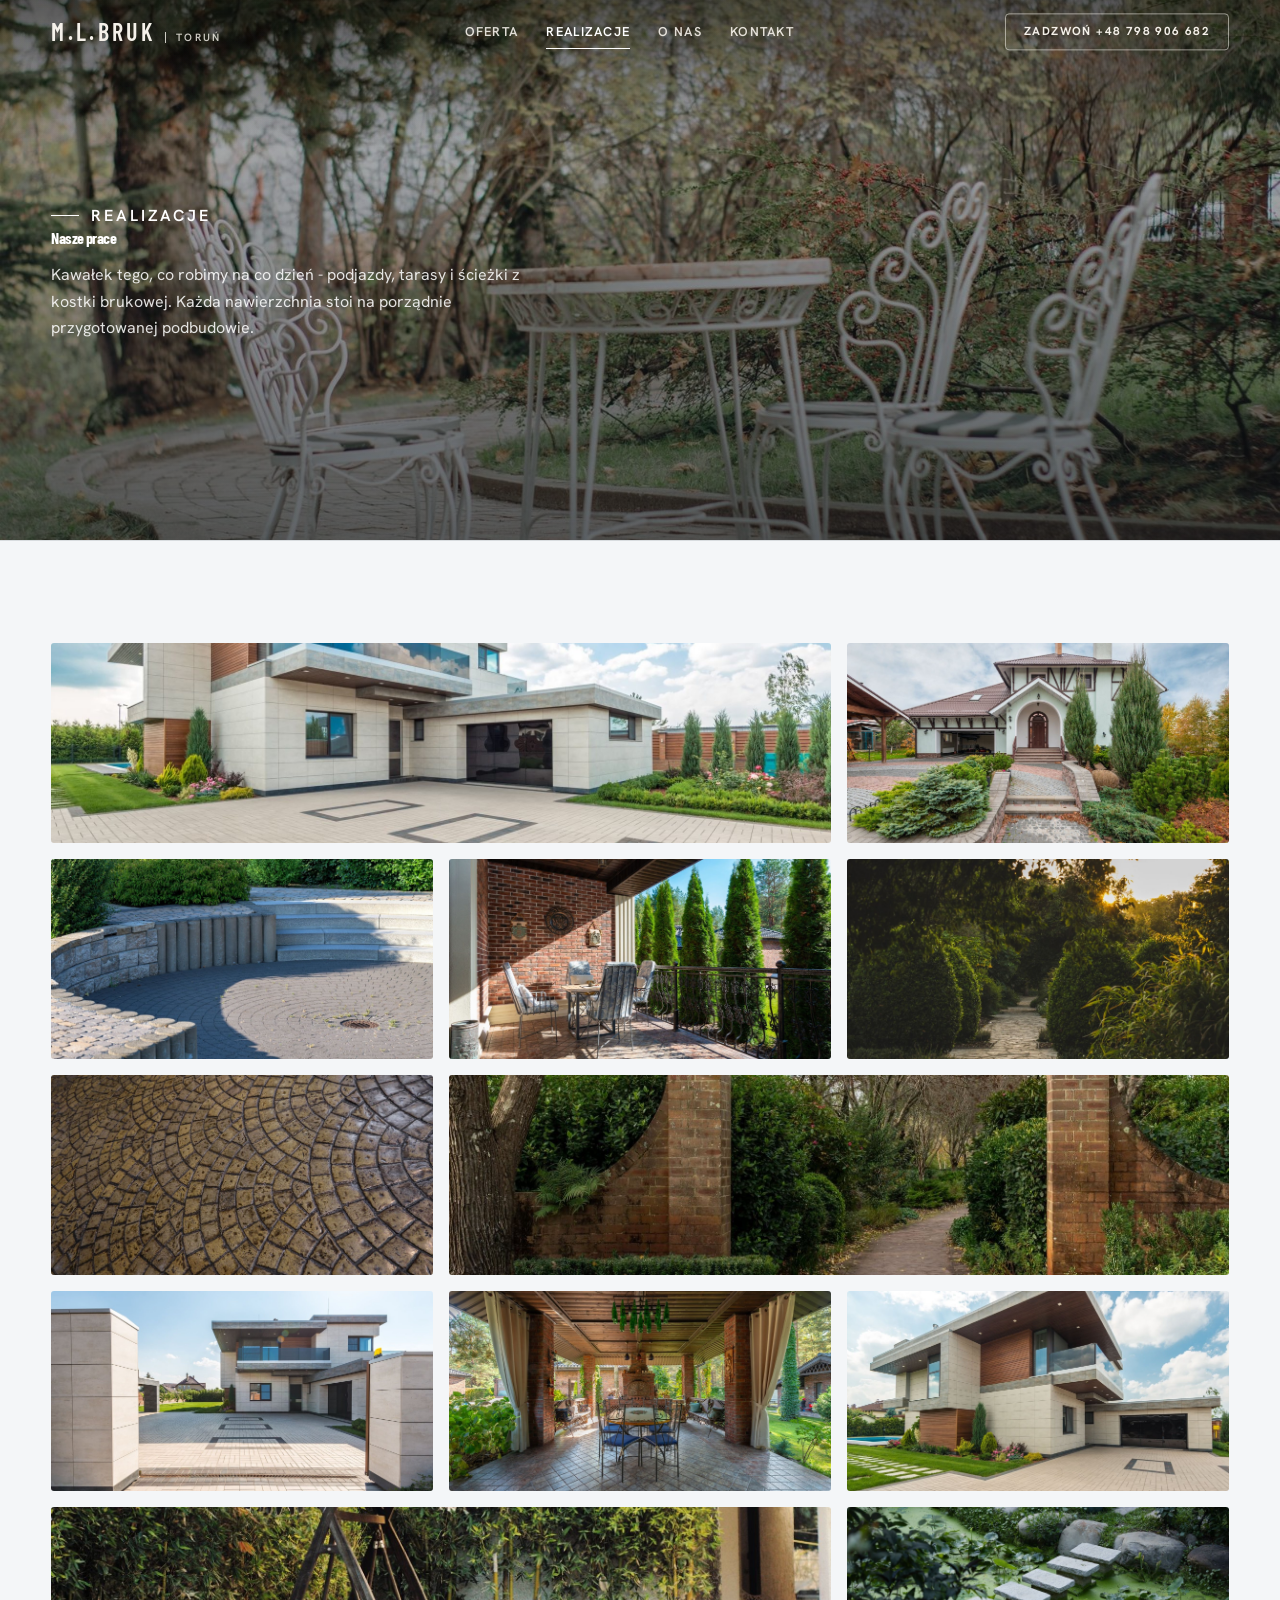
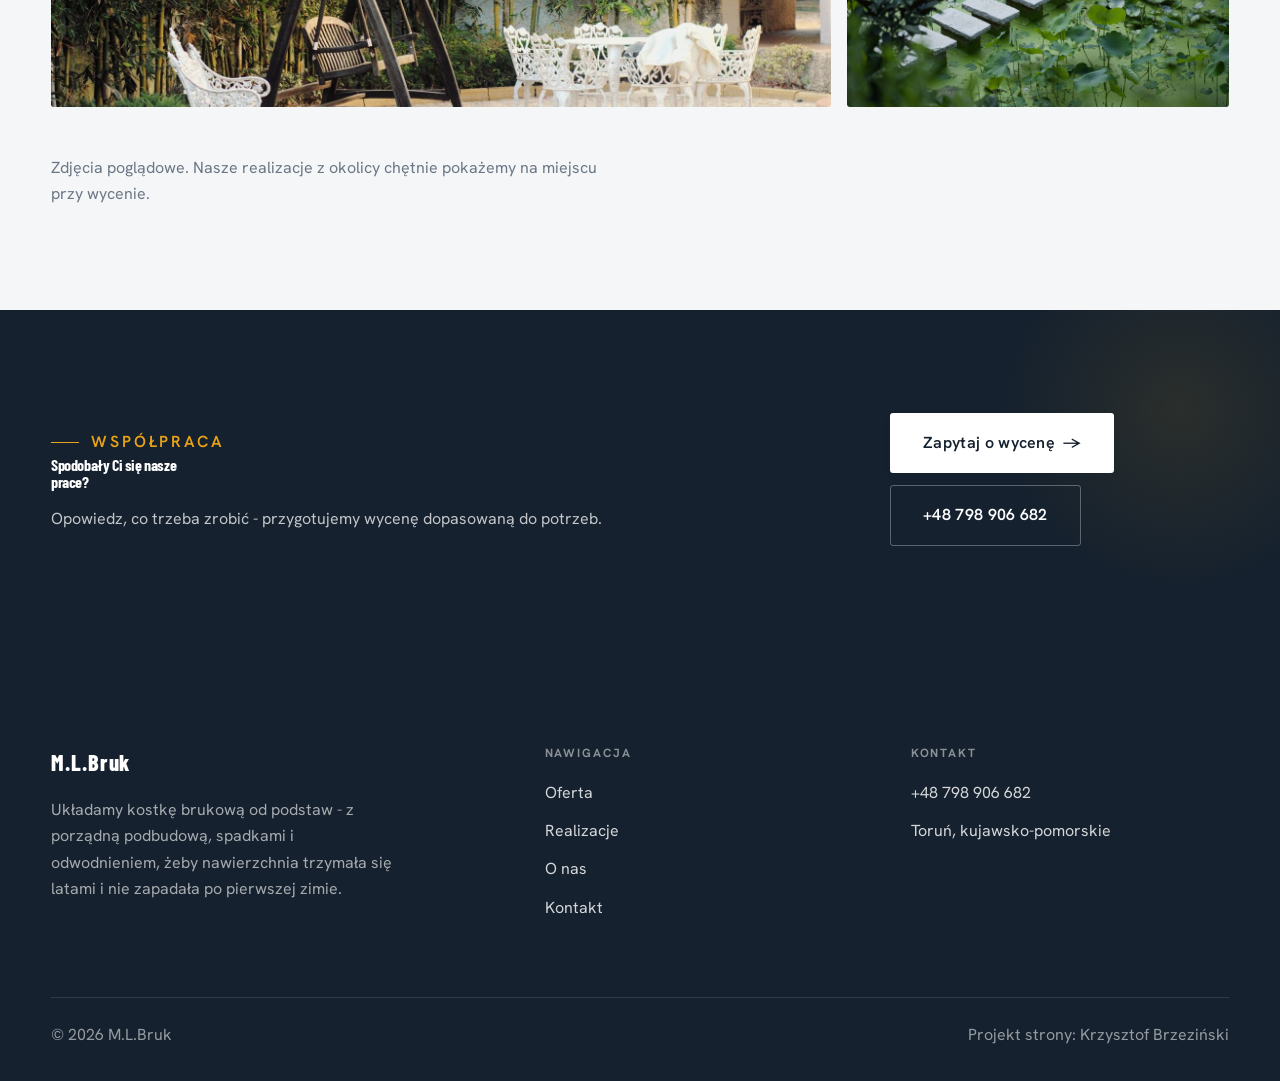
<file: realizacje.html>
<!DOCTYPE html>
<html lang="pl">
<head>
<meta charset="UTF-8">
<meta name="viewport" content="width=device-width, initial-scale=1.0">
<title>Realizacje - M.L.Bruk</title>
<meta name="description" content="Realizacje M.L.Bruk: Podjazd z kostki, Dojście do domu, Podest przy schodach, Taras pod zadaszeniem, Ścieżka w ogrodzie">
<link rel="preconnect" href="https://fonts.googleapis.com">
<link rel="preconnect" href="https://fonts.gstatic.com" crossorigin>
<link href="https://fonts.googleapis.com/css2?family=Barlow+Condensed:wght@500;600;700&family=Hanken+Grotesk:wght@400;500;600&display=swap" rel="stylesheet">
<link rel="stylesheet" href="assets/styles.css">
</head>
<body>

<header class="nav">
  <div class="wrap nav-inner">
    <a class="brand" href="index.html"><span class="name">M.L.Bruk</span><span class="sub">Toruń</span></a>
    <nav class="nav-links">
      <a href="oferta.html">Oferta</a>
      <a href="realizacje.html" class="active">Realizacje</a>
      <a href="o-nas.html">O nas</a>
      <a href="kontakt.html">Kontakt</a>
      <a href="tel:+48798906682" class="btn btn-accent">Zadzwoń +48 798 906 682</a>
    </nav>
    <button class="nav-toggle" aria-label="Menu"><span></span><span></span><span></span></button>
  </div>
</header>

<section class="pagehead">
  <img src="img/g9.jpg" alt="M.L.Bruk - Nasze prace">
  <div class="wrap">
    <span class="eyebrow">Realizacje</span>
    <h1>Nasze prace</h1>
    <p>Kawałek tego, co robimy na co dzień - podjazdy, tarasy i ścieżki z kostki brukowej. Każda nawierzchnia stoi na porządnie przygotowanej podbudowie.</p>
  </div>
</section>
<section>
  <div class="wrap">
    <div class="gallery">
      <div class="tile t-two3 reveal"><img src="img/g1.jpg" alt="Podjazd z kostki" loading="lazy"><div class="cap">Podjazd z kostki</div></div>
      <div class="tile t-third reveal"><img src="img/g2.jpg" alt="Dojście do domu" loading="lazy"><div class="cap">Dojście do domu</div></div>
      <div class="tile t-third reveal"><img src="img/g3.jpg" alt="Podest przy schodach" loading="lazy"><div class="cap">Podest przy schodach</div></div>
      <div class="tile t-third reveal"><img src="img/g4.jpg" alt="Taras pod zadaszeniem" loading="lazy"><div class="cap">Taras pod zadaszeniem</div></div>
      <div class="tile t-third reveal"><img src="img/g5.jpg" alt="Ścieżka w ogrodzie" loading="lazy"><div class="cap">Ścieżka w ogrodzie</div></div>
      <div class="tile t-third reveal"><img src="img/g6.jpg" alt="Wzór łukowy" loading="lazy"><div class="cap">Wzór łukowy</div></div>
      <div class="tile t-two3 reveal"><img src="img/g7.jpg" alt="Bruk jodełkowy" loading="lazy"><div class="cap">Bruk jodełkowy</div></div>
      <div class="tile t-third reveal"><img src="img/g8.jpg" alt="Podjazd przed domem" loading="lazy"><div class="cap">Podjazd przed domem</div></div>
      <div class="tile t-third reveal"><img src="img/g10.jpg" alt="Taras z miejscem do siedzenia" loading="lazy"><div class="cap">Taras z miejscem do siedzenia</div></div>
      <div class="tile t-third reveal"><img src="img/g11.jpg" alt="Duży podjazd z kostki" loading="lazy"><div class="cap">Duży podjazd z kostki</div></div>
      <div class="tile t-two3 reveal"><img src="img/g12.jpg" alt="Kącik ogrodowy" loading="lazy"><div class="cap">Kącik ogrodowy</div></div>
      <div class="tile t-third reveal"><img src="img/g13.jpg" alt="M.L.Bruk" loading="lazy"></div>
    </div>
    <p class="muted reveal" style="margin-top:var(--space-7);font-size:var(--text-sm);max-width:62ch">Zdjęcia poglądowe. Nasze realizacje z okolicy chętnie pokażemy na miejscu przy wycenie.</p>
  </div>
</section>
<section class="cta">
  <div class="wrap">
    <div class="reveal">
      <span class="eyebrow">Współpraca</span>
      <h2>Spodobały Ci się nasze prace?</h2>
      <p>Opowiedz, co trzeba zrobić - przygotujemy wycenę dopasowaną do potrzeb.</p>
    </div>
    <div class="cta-actions reveal">
      <a href="kontakt.html" class="btn btn-light">Zapytaj o wycenę <span class="arr">→</span></a>
      <a href="tel:+48798906682" class="btn btn-ghost" style="color:#fff;border-color:rgba(255,255,255,.3)">+48 798 906 682</a>
    </div>
  </div>
</section>

<footer>
  <div class="wrap">
    <div class="foot-grid">
      <div class="foot-brand">
        <div class="name">M.L.Bruk</div>
        <p>Układamy kostkę brukową od podstaw - z porządną podbudową, spadkami i odwodnieniem, żeby nawierzchnia trzymała się latami i nie zapadała po pierwszej zimie.</p>
      </div>
      <div class="foot-col">
        <h4>Nawigacja</h4>
        <a href="oferta.html">Oferta</a>
        <a href="realizacje.html">Realizacje</a>
        <a href="o-nas.html">O nas</a>
        <a href="kontakt.html">Kontakt</a>
      </div>
      <div class="foot-col">
        <h4>Kontakt</h4>
        <a href="tel:+48798906682">+48 798 906 682</a>
        <p>Toruń, kujawsko-pomorskie</p>
      </div>
    </div>
    <div class="foot-bot">
      <span>© 2026 M.L.Bruk</span>
      <span>Projekt strony: Krzysztof Brzeziński</span>
    </div>
  </div>
</footer>
<div class="sticky-call"><a class="sc-call" href="tel:+48798906682"><svg class="ico-tel" width="16" height="16" viewBox="0 0 24 24" fill="none" aria-hidden="true"><path d="M6.6 10.8a15.5 15.5 0 0 0 6.6 6.6l2.2-2.2a1 1 0 0 1 1-.24 11.4 11.4 0 0 0 3.6.58 1 1 0 0 1 1 1V20a1 1 0 0 1-1 1A17 17 0 0 1 3 4a1 1 0 0 1 1-1h3.5a1 1 0 0 1 1 1c0 1.25.2 2.46.58 3.6a1 1 0 0 1-.25 1l-2.23 2.2Z" fill="currentColor"/></svg> Zadzwoń</a><a class="sc-quote" href="kontakt.html">Bezpłatna wycena</a></div>

<script src="assets/main.js"></script>
</body>
</html>
</file>
<file: assets/styles.css>
/* ============================================================
   STOLBASZ — premium, architektoniczny B2B fit-out
   Jasna paleta, zero brązu. System wg premium-web-craft.
   Projekt strony: Krzysztof Brzeziński
   ============================================================ */

:root{
  /* PALETA — jasna, architektoniczna, chłodna */
  --paper:#F4F6F8;          /* główne tło */
  --paper-2:#E7EBEF;        /* sekcje alternatywne (chłodny jasny szary) */
  --paper-3:#E7EBEF;        /* delikatne wypełnienia */
  --ink:#15212E;            /* tekst główny — chłodny grafit */
  --ink-soft:#243443;       /* nagłówki drugorzędne */
  --muted:#6B7785;          /* tekst poboczny */
  --line:rgba(21,33,46,.12);/* hairline */
  --accent:#E8A317;         /* stonowany petrol-slate — jedyny akcent */
  --accent-d:#C9870C;
  --accent-soft:rgba(232,163,23,.10);
  --dark:#15212E;           /* sekcje ciemne (stopka/CTA) */

  /* ODSTĘPY — skala 4/8 */
  --space-1:4px; --space-2:8px; --space-3:12px; --space-4:16px; --space-5:24px;
  --space-6:32px; --space-7:48px; --space-8:64px; --space-9:96px; --space-10:128px;

  /* TYPOGRAFIA — fluid clamp() */
  --text-sm:clamp(.82rem,.8rem+.1vw,.9rem);
  --text-base:clamp(1rem,.97rem+.15vw,1.1rem);
  --text-lg:clamp(1.12rem,1.05rem+.3vw,1.3rem);
  --text-h3:clamp(1.2rem,1.1rem+.5vw,1.5rem);
  --text-h2:clamp(1.9rem,1.5rem+1.9vw,2.8rem);
  --text-h1:clamp(2.6rem,1.9rem+3.6vw,4.6rem);

  /* PROMIENIE — architektoniczne, raczej ostre */
  --r-sm:3px; --r-md:6px; --r-lg:10px;

  /* RUCH */
  --ease:cubic-bezier(.25,.46,.45,.94); --dur:.24s;

  /* CIENIE — miękkie, warstwowe */
  --sh-sm:0 1px 2px rgba(16,24,32,.04), 0 2px 8px rgba(16,24,32,.05);
  --sh-md:0 2px 6px rgba(16,24,32,.05), 0 12px 28px -8px rgba(16,24,32,.12);
  --sh-lg:0 6px 14px rgba(16,24,32,.07), 0 26px 56px -18px rgba(16,24,32,.22);

  --hairline:1px solid var(--line);

  --font-display:'Barlow Condensed','Hanken Grotesk',sans-serif;
  --font-body:'Hanken Grotesk',sans-serif;
}

*{box-sizing:border-box;margin:0;padding:0}
html{scroll-behavior:smooth}
body{
  font-family:var(--font-body);
  font-size:var(--text-base);
  line-height:1.65;
  color:var(--ink);
  background:var(--paper);
  -webkit-font-smoothing:antialiased;
  text-rendering:optimizeLegibility;
}
img{max-width:100%;display:block}
a{color:inherit;text-decoration:none}

.wrap{width:min(92%,1180px);margin-inline:auto}
section{padding-block:clamp(52px,6.5vw,96px)}

h1,h2,h3{font-family:var(--font-display);font-weight:700;line-height:1.08;letter-spacing:-.02em;color:var(--ink)}
h1{font-size:var(--text-h1);letter-spacing:-.035em}
h2{font-size:var(--text-h2);letter-spacing:-.025em}
h3{font-size:var(--text-h3)}
p{max-width:65ch}

.eyebrow{
  font-family:var(--font-body);
  font-size:var(--text-sm);
  font-weight:600;
  letter-spacing:.18em;
  text-transform:uppercase;
  color:var(--accent);
  display:inline-flex;align-items:center;gap:var(--space-3);
}
.eyebrow::before{content:"";width:28px;height:1px;background:var(--accent);display:inline-block}

.muted{color:var(--muted)}
.lead{font-size:var(--text-lg);line-height:1.55;color:var(--ink-soft);max-width:50ch}

/* ---------- BUTTONS ---------- */
.btn{
  display:inline-flex;align-items:center;gap:var(--space-2);
  font-weight:600;font-size:var(--text-sm);letter-spacing:.02em;
  padding:var(--space-4) var(--space-6);
  border-radius:var(--r-sm);
  transition:transform var(--dur) var(--ease),box-shadow var(--dur) var(--ease),background var(--dur) var(--ease);
  cursor:pointer;border:1px solid transparent;
}
.btn-accent{background:var(--accent);color:#fff;box-shadow:var(--sh-sm)}
.btn-accent:hover{background:var(--accent-d);transform:translateY(-2px);box-shadow:var(--sh-md)}
.btn-accent:active{transform:translateY(0);box-shadow:var(--sh-sm)}
.btn-ghost{background:transparent;color:var(--ink);border-color:var(--line)}
.btn-ghost:hover{border-color:var(--accent);color:var(--accent);transform:translateY(-2px)}
.btn-light{background:#fff;color:var(--ink);box-shadow:var(--sh-sm)}
.btn-light:hover{transform:translateY(-2px);box-shadow:var(--sh-md)}
.btn .arr{transition:transform var(--dur) var(--ease)}
.btn:hover .arr{transform:translateX(4px)}

/* ---------- NAV ---------- */
.nav{
  position:sticky;top:0;z-index:50;
  background:color-mix(in srgb,var(--paper) 88%,transparent);
  backdrop-filter:saturate(140%) blur(10px);
  border-bottom:var(--hairline);
}
.nav-inner{display:flex;align-items:center;justify-content:space-between;height:72px}
.brand{display:flex;flex-direction:column;line-height:1}
.brand .name{font-family:var(--font-display);font-weight:800;font-size:1.35rem;letter-spacing:.04em}
.brand .sub{font-size:.62rem;letter-spacing:.34em;text-transform:uppercase;color:var(--muted);margin-top:5px}
.nav-links{display:flex;align-items:center;gap:var(--space-6)}
.nav-links a{font-size:var(--text-sm);font-weight:500;color:var(--ink-soft);position:relative;padding-block:4px;transition:color var(--dur) var(--ease)}
.nav-links a::after{content:"";position:absolute;left:0;bottom:0;width:0;height:1.5px;background:var(--accent);transition:width var(--dur) var(--ease)}
.nav-links a:hover,.nav-links a.active{color:var(--ink)}
.nav-links a:hover::after,.nav-links a.active::after{width:100%}
.nav-links .btn{padding:var(--space-2) var(--space-5)}
/* przyciski w nav: właściwy kolor (przebij .nav-links a) + bez podkreślenia */
.nav-links a.btn-accent{color:#fff}
.nav-links a.btn-ghost,.nav-links a.btn-light{color:var(--ink)}
.nav-links a.btn::after{display:none}
.nav-toggle{display:none;background:none;border:none;cursor:pointer;flex-direction:column;gap:5px;padding:8px}
.nav-toggle span{width:24px;height:2px;background:var(--ink);transition:var(--dur)}

/* ---------- HERO (split) ---------- */
.hero{position:relative;overflow:hidden;border-bottom:var(--hairline)}
.hero-grid{display:grid;grid-template-columns:1.05fr .95fr;gap:clamp(24px,4vw,60px);align-items:center;
  padding-block:clamp(36px,4.5vw,64px)}
.hero-copy .eyebrow{margin-bottom:var(--space-5)}
.hero-copy h1{margin-bottom:var(--space-5)}
.hero-copy .lead{margin-bottom:var(--space-7)}
.hero-actions{display:flex;flex-wrap:wrap;gap:var(--space-4)}
.hero-art{position:relative;aspect-ratio:4/3;border-radius:var(--r-lg);overflow:hidden;box-shadow:var(--sh-lg)}
.hero-art img{width:100%;height:100%;object-fit:cover}
.hero-art::after{content:"";position:absolute;inset:0;background:linear-gradient(180deg,transparent 55%,rgba(18,24,28,.28))}
.hero-badge{position:absolute;left:var(--space-5);bottom:var(--space-5);z-index:2;
  background:rgba(252,252,251,.94);backdrop-filter:blur(4px);
  border-radius:var(--r-md);padding:var(--space-4) var(--space-5);box-shadow:var(--sh-md);max-width:78%}
.hero-badge strong{display:block;font-family:var(--font-display);font-size:1rem;letter-spacing:-.01em}
.hero-badge span{font-size:var(--text-sm);color:var(--muted)}

/* ---------- HERO duży / kinowy (strona główna) ---------- */
.hero-cine{position:relative;min-height:clamp(560px,82vh,840px);min-height:clamp(560px,82svh,840px);display:flex;align-items:center;overflow:hidden;border-bottom:var(--hairline)}
.hero-cine>img{position:absolute;inset:0;width:100%;height:100%;object-fit:cover;z-index:0}
.hero-cine::after{content:"";position:absolute;inset:0;z-index:1;
  background:linear-gradient(95deg,rgba(13,18,23,.86) 0%,rgba(13,18,23,.64) 32%,rgba(13,18,23,.24) 62%,rgba(13,18,23,.04) 100%)}
.hero-cine .wrap{position:relative;z-index:2;padding-block:var(--space-8)}
.hero-cine .hero-copy{max-width:660px}
.hero-cine .eyebrow{color:#fff;margin-bottom:var(--space-5)}
.hero-cine .eyebrow::before{background:#fff}
.hero-cine h1{color:#fff;margin-bottom:var(--space-5);font-size:clamp(2.9rem,2rem+4.4vw,5.2rem)}
.hero-cine .lead{color:rgba(255,255,255,.92);max-width:48ch;margin-bottom:var(--space-7)}
.hero-cine .hero-actions{display:flex;flex-wrap:wrap;gap:var(--space-4)}
@media(max-width:680px){
  .hero-cine{min-height:clamp(520px,76vh,640px);min-height:clamp(520px,76svh,640px);align-items:flex-end}
  .hero-cine::after{background:linear-gradient(0deg,rgba(13,18,23,.9) 6%,rgba(13,18,23,.45) 55%,rgba(13,18,23,.25) 100%)}
  .hero-cine .wrap{padding-bottom:var(--space-9)}
}

/* full-bleed hero variant (podstrony) */
.pagehead{position:relative;min-height:46vh;min-height:46svh;display:flex;align-items:flex-end;overflow:hidden;border-bottom:var(--hairline)}
.pagehead img{position:absolute;inset:0;width:100%;height:100%;object-fit:cover}
.pagehead::after{content:"";position:absolute;inset:0;background:linear-gradient(180deg,rgba(18,24,28,.25),rgba(18,24,28,.62))}
.pagehead .wrap{position:relative;z-index:2;padding-block:var(--space-9);color:#fff}
.pagehead h1{color:#fff;max-width:18ch}
.pagehead .eyebrow{color:#fff}
.pagehead .eyebrow::before{background:#fff}
.pagehead p{color:rgba(255,255,255,.86);margin-top:var(--space-4);max-width:54ch}

/* ---------- STRIP (pasek skrótów / liczby) ---------- */
.strip{background:var(--dark);color:#fff}
.strip .wrap{display:grid;grid-template-columns:repeat(4,1fr);gap:var(--space-6);padding-block:var(--space-8)}
.strip .item .k{font-family:var(--font-display);font-size:clamp(1.6rem,1.2rem+1.4vw,2.4rem);font-weight:800;letter-spacing:-.02em;color:#fff}
.strip .item .v{font-size:var(--text-sm);color:rgba(255,255,255,.66);margin-top:var(--space-2);line-height:1.45}
.strip .item{border-left:2px solid var(--accent);padding-left:var(--space-5)}

/* ---------- SECTION HEAD ---------- */
.head{max-width:48rem;margin-bottom:var(--space-8)}
.head.center{margin-inline:auto;text-align:center}
.head .eyebrow{margin-bottom:var(--space-4)}
.head h2{margin-bottom:var(--space-4)}
.head p{color:var(--muted);font-size:var(--text-lg);line-height:1.55}
.head.center p{margin-inline:auto}

/* ---------- INTRO SPLIT ---------- */
.split{display:grid;grid-template-columns:.92fr 1.08fr;gap:clamp(28px,5vw,80px);align-items:center}
.split.rev{grid-template-columns:1.08fr .92fr}
.split.rev .split-art{order:-1}
.split-art{position:relative;aspect-ratio:5/4;border-radius:var(--r-lg);overflow:hidden;box-shadow:var(--sh-lg)}
.split-art img{width:100%;height:100%;object-fit:cover}
.split-copy h2{margin-bottom:var(--space-5)}
.split-copy p+p{margin-top:var(--space-4)}
.split-copy .btn{margin-top:var(--space-6)}

/* ---------- SERVICES (zakres) ---------- */
.svc-grid{display:grid;grid-template-columns:repeat(auto-fit,minmax(280px,1fr));gap:var(--space-5)}
.svc{background:#fff;border:var(--hairline);border-radius:var(--r-md);padding:var(--space-7) var(--space-6);
  transition:transform var(--dur) var(--ease),box-shadow var(--dur) var(--ease),border-color var(--dur) var(--ease);
  position:relative;overflow:hidden}
.svc::before{content:"";position:absolute;left:0;top:0;width:3px;height:0;background:var(--accent);transition:height var(--dur) var(--ease)}
.svc:hover{transform:translateY(-4px);box-shadow:var(--sh-md);border-color:transparent}
.svc:hover::before{height:100%}
.svc .ic{font-family:var(--font-display);font-size:.8rem;font-weight:700;letter-spacing:.12em;color:var(--accent);margin-bottom:var(--space-4)}
.svc h3{margin-bottom:var(--space-3);font-size:1.22rem}
.svc p{color:var(--muted);font-size:var(--text-base);line-height:1.6}

/* big detailed service rows */
.svc-row{display:grid;grid-template-columns:.8fr 1.2fr;gap:clamp(20px,4vw,60px);align-items:center;padding-block:var(--space-8)}
.svc-row+.svc-row{border-top:var(--hairline)}
.svc-row.rev{grid-template-columns:1.2fr .8fr}
.svc-row.rev .svc-row-art{order:-1}
.svc-row-art{aspect-ratio:4/3;border-radius:var(--r-md);overflow:hidden;box-shadow:var(--sh-md)}
.svc-row-art img{width:100%;height:100%;object-fit:cover}
.svc-row h3{font-size:1.5rem;margin-bottom:var(--space-4)}
.svc-row .num{font-family:var(--font-display);font-size:.85rem;font-weight:700;letter-spacing:.14em;color:var(--accent);display:block;margin-bottom:var(--space-3)}
.svc-row ul{list-style:none;margin-top:var(--space-4);display:flex;flex-direction:column;gap:var(--space-2)}
.svc-row li{position:relative;padding-left:var(--space-5);color:var(--muted);font-size:var(--text-base)}
.svc-row li::before{content:"";position:absolute;left:0;top:.62em;width:8px;height:1px;background:var(--accent)}

/* ---------- GALLERY (realizacje) ---------- */
.gallery{display:grid;grid-template-columns:repeat(12,1fr);gap:var(--space-4);grid-auto-rows:200px}
/* GALERIA MASONRY — pionowe zdjęcia (portrety beauty/wellness) bez przycinania: kolumny, height auto */
.gallery-masonry{column-count:3;column-gap:var(--space-4)}
@media(max-width:900px){.gallery-masonry{column-count:2}}
@media(max-width:560px){.gallery-masonry{column-count:1}}
.gallery-masonry .m-tile{break-inside:avoid;margin:0 0 var(--space-4);padding:0;position:relative;overflow:hidden;border-radius:var(--r-md);border:1px solid var(--line)}
.gallery-masonry .m-tile img{width:100%;height:auto;display:block}
.gallery-masonry .m-tile .cap{position:absolute;left:0;right:0;bottom:0;padding:var(--space-4);color:#fff;background:linear-gradient(0deg,rgba(0,0,0,.55),transparent);font-size:var(--text-sm)}
.tile{position:relative;overflow:hidden;border-radius:var(--r-md);box-shadow:var(--sh-sm);
  transition:transform var(--dur) var(--ease),box-shadow var(--dur) var(--ease)}
.tile img{width:100%;height:100%;object-fit:cover;transition:transform .6s var(--ease)}
.tile:hover{box-shadow:var(--sh-md)}
.tile:hover img{transform:scale(1.05)}
.tile .cap{position:absolute;left:0;right:0;bottom:0;padding:var(--space-5) var(--space-4) var(--space-4);
  background:linear-gradient(transparent,rgba(18,24,28,.78));color:#fff;
  font-size:var(--text-sm);font-weight:600;letter-spacing:.01em;
  opacity:0;transform:translateY(8px);transition:var(--dur) var(--ease)}
.tile:hover .cap{opacity:1;transform:translateY(0)}
.tile .cap small{display:block;font-weight:400;opacity:.78;letter-spacing:.04em;text-transform:uppercase;font-size:.66rem;margin-top:3px}
/* bento spans */
.t-wide{grid-column:span 6}
.t-tall{grid-column:span 6;grid-row:span 2}
.t-std{grid-column:span 6}
.t-third{grid-column:span 4}
.t-two3{grid-column:span 8}

/* ---------- TRUST / WIARYGODNOŚĆ ---------- */
.trust{background:var(--paper-2)}
.trust-grid{display:grid;grid-template-columns:repeat(auto-fit,minmax(240px,1fr));gap:var(--space-5);margin-top:var(--space-7)}
.trust-card{background:#fff;border-radius:var(--r-md);padding:var(--space-7) var(--space-6);box-shadow:var(--sh-sm);border-top:3px solid var(--accent)}
.trust-card .big{font-family:var(--font-display);font-size:clamp(1.8rem,1.3rem+1.6vw,2.6rem);font-weight:800;letter-spacing:-.02em;color:var(--ink);line-height:1}
.trust-card h3{font-size:1.12rem;margin:var(--space-3) 0 var(--space-2)}
.trust-card p{color:var(--muted);font-size:var(--text-base);line-height:1.55}

/* ---------- CTA band ---------- */
.cta{background:var(--dark);color:#fff;position:relative;overflow:hidden}
.cta .wrap{display:grid;grid-template-columns:1.4fr .6fr;gap:var(--space-7);align-items:center;position:relative;z-index:2}
.cta h2{color:#fff;max-width:20ch}
.cta p{color:rgba(255,255,255,.74);margin-top:var(--space-4)}
.cta-actions{display:flex;flex-direction:column;gap:var(--space-3);align-items:flex-start}
.cta::before{content:"";position:absolute;right:-80px;top:-80px;width:360px;height:360px;border-radius:50%;
  background:radial-gradient(circle,var(--accent-soft),transparent 70%)}

/* ---------- CONTACT ---------- */
.contact-grid{display:grid;grid-template-columns:.85fr 1.15fr;gap:clamp(28px,4vw,56px);align-items:start}
.info-list{display:flex;flex-direction:column;gap:var(--space-2)}
.info-row{display:flex;gap:var(--space-4);align-items:flex-start;padding-block:var(--space-4);border-bottom:var(--hairline)}
.info-row .ic{flex:none;width:42px;height:42px;display:grid;place-items:center;border-radius:50%;
  background:var(--accent-soft);color:var(--accent);font-size:1.05rem}
.info-row .lbl{font-size:.72rem;letter-spacing:.14em;text-transform:uppercase;color:var(--muted)}
.info-row .val{font-weight:600;font-size:var(--text-base);margin-top:2px}
.info-row a.val:hover{color:var(--accent)}
.map{border:none;border-radius:var(--r-lg);box-shadow:var(--sh-md);width:100%;height:100%;min-height:380px;filter:grayscale(.2) contrast(1.02)}
.form{background:#fff;border:var(--hairline);border-radius:var(--r-lg);padding:clamp(24px,3vw,40px);box-shadow:var(--sh-sm)}
.form .fld{margin-bottom:var(--space-5)}
.form label{display:block;font-size:var(--text-sm);font-weight:600;margin-bottom:var(--space-2)}
.form input,.form textarea{width:100%;font-family:inherit;font-size:var(--text-base);color:var(--ink);
  padding:var(--space-4);border:var(--hairline);border-radius:var(--r-sm);background:var(--paper);transition:border-color var(--dur)}
.form input:focus,.form textarea:focus{outline:none;border-color:var(--accent);background:#fff}
.form textarea{resize:vertical;min-height:120px}
.form .note{font-size:var(--text-sm);color:var(--muted);margin-top:var(--space-3)}

/* ---------- FOOTER ---------- */
footer{background:var(--dark);color:#fff;padding-block:var(--space-9) var(--space-6)}
.foot-grid{display:grid;grid-template-columns:1.4fr 1fr 1fr;gap:var(--space-7);margin-bottom:var(--space-8)}
.foot-brand .name{font-family:var(--font-display);font-weight:800;font-size:1.4rem;letter-spacing:.04em}
.foot-brand p{color:rgba(255,255,255,.62);margin-top:var(--space-4);font-size:var(--text-base);max-width:38ch}
.foot-col h4{font-size:.74rem;letter-spacing:.16em;text-transform:uppercase;color:rgba(255,255,255,.5);margin-bottom:var(--space-4)}
.foot-col a,.foot-col p{display:block;color:rgba(255,255,255,.82);font-size:var(--text-base);margin-bottom:var(--space-3)}
.foot-col a:hover{color:#fff}
.foot-bot{border-top:1px solid rgba(255,255,255,.12);padding-top:var(--space-5);display:flex;justify-content:space-between;flex-wrap:wrap;gap:var(--space-3);
  font-size:var(--text-sm);color:rgba(255,255,255,.55)}
.foot-bot a:hover{color:#fff}

/* ---------- REVEAL ---------- */
.reveal{opacity:0;transform:translateY(22px);transition:opacity .6s var(--ease),transform .6s var(--ease)}
.reveal.in{opacity:1;transform:none}

/* ---------- RESPONSIVE ---------- */
@media(max-width:920px){
  .hero-grid,.split,.split.rev,.svc-row,.svc-row.rev,.cta .wrap,.contact-grid,.foot-grid{grid-template-columns:1fr}
  .split.rev .split-art,.svc-row.rev .svc-row-art{order:0}
  .hero-art{aspect-ratio:16/10;max-height:420px}
  .strip .wrap{grid-template-columns:repeat(2,1fr);gap:var(--space-7)}
  .gallery{grid-auto-rows:180px}
  .t-wide,.t-tall,.t-std,.t-third,.t-two3{grid-column:span 6}
  .t-tall{grid-row:span 1}
  .cta-actions{flex-direction:row;flex-wrap:wrap}
  .foot-grid{gap:var(--space-6)}
}
@media(max-width:680px){
  .nav-links{position:fixed;inset:72px 0 auto 0;background:var(--paper);flex-direction:column;align-items:stretch;
    gap:0;padding:var(--space-4) 6%;border-bottom:var(--hairline);box-shadow:var(--sh-md);
    transform:translateY(-120%);transition:transform var(--dur) var(--ease)}
  .nav-links.open{transform:translateY(0)}
  .nav-links a{padding-block:var(--space-4);border-bottom:var(--hairline)}
  .nav-links .btn{margin-top:var(--space-3);justify-content:center}
  .nav-toggle{display:flex}
  .strip .wrap{grid-template-columns:1fr}
  .gallery{grid-template-columns:repeat(6,1fr)}
  .foot-grid{grid-template-columns:1fr}
}
@media(prefers-reduced-motion:reduce){
  *{animation-duration:.01ms!important;transition:none!important}
  .reveal{opacity:1!important;transform:none!important}
  html{scroll-behavior:auto}
}

/* ============================================================
   PREMIUM LAYER — destylat deep-researchu branż (anty-AI, spokój).
   Zmienne STOLBASZ (--accent/--ink/--paper/--line/--dark). Ruch ledwo
   zauważalny, krzywa cubic-bezier(.16,.84,.44,1); prefers-reduced-motion
   pokryte blanketem wyżej. Karty hairline zamiast cieni = #1 sygnał „nie-AI".
   ============================================================ */

/* więcej oddechu między sekcjami (liderzy: 110-130px) */
section{padding-block:clamp(64px,8vw,128px)}

/* 1) Aksamitny reveal — dłuższa, miękka krzywa zamiast „skoku" */
.reveal{transition:opacity .9s cubic-bezier(.16,.84,.44,1),transform .9s cubic-bezier(.16,.84,.44,1);will-change:opacity,transform}
/* stagger TYLKO w galerii (tam pozycja = porządek dzieci) */
.gallery .reveal:nth-child(2){transition-delay:.07s}
.gallery .reveal:nth-child(3){transition-delay:.14s}
.gallery .reveal:nth-child(4){transition-delay:.21s}
.gallery .reveal:nth-child(5){transition-delay:.28s}
.gallery .reveal:nth-child(6){transition-delay:.35s}

/* 2) Hero STATYCZNY na .hero-cine — Ken Burns CAŁKIEM WYŁĄCZONY 26.06 (3. zgłoszenie Szymona).
   GENEZA: animowanie scale na <img> hero z teksturami (cegły/framugi) re-samplinguje obraz
   klatka po klatce → na części ekranów drobne drganie/shimmer = „heroshot się trzęsie".
   translateY usunięto wcześniej, scale-only + will-change/GPU NIE wystarczyły do GWARANCJI gładkości.
   Krzysztof zażądał pewności („make sure, że błąd się nie pojawi") > efekt. Zero animacji = 0% drgania.
   Delikatny zoom zostaje TYLKO w pełnoekranowych hero gastro/studio (hg-bg/hs-bg — tło, inny
   mechanizm, chwalone, nigdy nie zgłaszane). NIE wracać do KB na .hero-cine bez realnego testu
   na sprzęcie klienta — to ryzyko regresji „trzęsienia”. */
/* BEZPIECZNY "wow" na hero = jednorazowy FADE-IN (opacity), nie zoom.
   opacity nie dotyka bitmapy → gładkie na KAŻDYM zdjęciu/ekranie/GPU, zero ryzyka migotania.
   Geometryczny ruch (scale/translate) na .hero-cine jest ZAKAZANY (bramka pilnuje). */
@keyframes heroFade{from{opacity:0}to{opacity:1}}
.hero-cine>img{transform:none;animation:heroFade 1.1s ease-out both}

/* 3) Akcentowy hairline pod nagłówkiem sekcji, który „rysuje się" przy wejściu */
.head h2{position:relative;padding-bottom:18px}
.head h2::after{content:"";position:absolute;left:0;bottom:0;height:1px;width:0;background:var(--accent);transition:width 1s cubic-bezier(.16,.84,.44,1) .15s}
.head.center h2::after{left:50%;transform:translateX(-50%)}
.head.reveal.in h2::after,.head.center.reveal.in h2::after{width:54px}

/* 4) Karty HAIRLINE zamiast cieni/zaokrągleń (najmocniejszy anty-AI detal) */
.svc{background:transparent;border:1px solid var(--line);border-radius:var(--r-sm);box-shadow:none}
.svc:hover{box-shadow:none;border-color:var(--accent);transform:translateY(-3px)}
.trust-card{background:transparent;box-shadow:none;border:1px solid var(--line);border-top:2px solid var(--accent);border-radius:var(--r-sm)}
.tile{box-shadow:none;border-radius:var(--r-sm)}
.tile:hover{box-shadow:none}

/* 5) Sticky-nav kondensuje się po przewinięciu (sygnał dopracowania) */
.nav{transition:box-shadow .4s ease,background .4s ease}
.nav.is-stuck{box-shadow:0 1px 0 var(--line),0 14px 30px -24px rgba(0,0,0,.45)}
.nav-inner{transition:height .35s var(--ease)}
.nav.is-stuck .nav-inner{height:60px}

/* 6) MANIFESTO — pełnoekranowy cytat-bohater (zastępuje generyczne „Dlaczego my") */
.manifesto{background:var(--paper-2);text-align:center}
.manifesto .wrap{max-width:60rem}
.manifesto p{font-family:var(--font-display);font-style:italic;font-size:clamp(1.6rem,1rem+2.4vw,2.8rem);line-height:1.32;color:var(--ink-soft);margin-inline:auto;max-width:26ch;position:relative;padding-top:var(--space-8)}
.manifesto p::before{content:"";position:absolute;top:0;left:50%;transform:translateX(-50%);width:54px;height:1px;background:var(--accent)}
.manifesto p span{color:var(--accent);font-style:italic}

/* 7) GATEWAYS — 3 duże bramy-zdjęcia (zamiast paska menu usług) */
.gateways{display:grid;grid-template-columns:repeat(3,1fr);gap:var(--space-4)}
.gateway{position:relative;aspect-ratio:3/4;overflow:hidden;border-radius:var(--r-sm);display:block}
.gateway img{width:100%;height:100%;object-fit:cover;transition:transform .8s var(--ease),filter .5s var(--ease)}
.gateway::after{content:"";position:absolute;inset:0;background:linear-gradient(180deg,transparent 38%,rgba(18,24,28,.74))}
.gateway:hover img{transform:scale(1.05);filter:brightness(1.05)}
.gateway .g-ttl{position:absolute;left:0;right:0;bottom:0;z-index:2;padding:var(--space-6) var(--space-5);color:#fff;font-family:var(--font-display);font-size:1.45rem;letter-spacing:-.01em;line-height:1.15}
.gateway .g-ttl small{display:block;font-family:var(--font-body);font-size:var(--text-sm);font-weight:400;opacity:.82;letter-spacing:.03em;margin-top:5px}
@media(max-width:760px){.gateways{grid-template-columns:1fr}.gateway{aspect-ratio:16/10}}

/* 8) LOGO klienta w nagłówku (gdy podane --logo) */
.brand-logo{height:40px;width:auto;max-width:220px;object-fit:contain;display:block}
.nav.is-stuck .brand-logo{height:34px}
@media(max-width:680px){.brand-logo{height:32px}}

/* === rodzina: fachowcy === */
/* ============================================================
   RODZINA: FACHOWCY (hydraulik/elektryk/remont/brukarstwo/ogrodzenia)
   Doklejane NA WIERZCH base.css. Dziedziczy paletę/fonty skórki (trade/elektryk).
   Filozofia: telefon-bohater + zaufanie + „bezpłatna wycena". Spokój, nie krzyk.
   (count-up i podwójny iframe mapy świadomie pominięte - krytyka blueprintu.)
   ============================================================ */

/* --- PROCES - oś „jak pracujemy" (podpis rodziny, czego nie ma w meblach) --- */
.proces{background:var(--paper-2)}
.proces-line{list-style:none;display:grid;grid-template-columns:repeat(4,1fr);gap:var(--space-5);position:relative;margin:0;padding:0}
.proces-line li{position:relative;padding-top:var(--space-7)}
.proces-line li::before{content:"";position:absolute;top:14px;left:0;right:0;height:1px;background:var(--line)}
.proces-line li:last-child::before{right:50%}
.proces-line li:first-child::before{left:50%}
.proces-line li::after{content:"";position:absolute;top:9px;left:calc(50% - 6px);width:11px;height:11px;border-radius:50%;background:var(--accent);box-shadow:0 0 0 4px var(--paper-2)}
.proces-line .pno{font-family:var(--font-display);font-weight:800;font-size:1.5rem;color:var(--accent);letter-spacing:-.02em;display:block;margin-bottom:var(--space-3);text-align:center}
.proces-line h3{font-size:1.1rem;margin-bottom:var(--space-2);text-align:center}
.proces-line p{color:var(--muted);font-size:var(--text-sm);line-height:1.5;text-align:center;max-width:26ch;margin-inline:auto}
@media(max-width:820px){
  .proces-line{grid-template-columns:1fr;gap:0}
  .proces-line li{padding:var(--space-5) 0 var(--space-5) var(--space-7)}
  .proces-line li::before{left:5px;right:auto;top:0;bottom:0;width:1px;height:auto}
  .proces-line li:first-child::before,.proces-line li:last-child::before{left:5px;right:auto}
  .proces-line li::after{top:var(--space-6);left:0}
  .proces-line .pno,.proces-line h3,.proces-line p{text-align:left;margin-inline:0}
}

/* --- OBSZAR DZIAŁANIA - lokalność (chipy z REALNEGO miasta, bez drugiego iframe) --- */
.obszar .head{text-align:center;margin-inline:auto}
.obszar .head .eyebrow{justify-content:center}
.obszar-list{list-style:none;display:flex;flex-wrap:wrap;justify-content:center;gap:var(--space-3);margin:0;padding:0;max-width:60rem;margin-inline:auto}
.obszar-list li{border:1px solid var(--line);border-radius:999px;padding:var(--space-2) var(--space-5);
  font-size:var(--text-sm);font-weight:600;color:var(--ink-soft);transition:border-color .24s var(--ease),color .24s var(--ease)}
.obszar-list li:hover{border-color:var(--accent);color:var(--accent)}
.obszar-list li.is-home{background:var(--accent);border-color:var(--accent);color:#fff}

/* --- STICKY-CALL - dolny pasek mobile (najważniejszy konwerter tej rodziny) --- */
.sticky-call{display:none}
@media(max-width:820px){
  .sticky-call{display:grid;grid-template-columns:1fr 1fr;gap:1px;position:fixed;left:0;right:0;bottom:0;z-index:90;
    background:var(--line);box-shadow:0 -6px 20px -10px rgba(0,0,0,.4)}
  .sticky-call a{padding:15px 8px;text-align:center;font-weight:700;font-size:.95rem;letter-spacing:.01em}
  .sc-call{background:var(--accent);color:#fff}
  .sc-quote{background:var(--paper);color:var(--ink)}
  body{padding-bottom:56px}
}

/* --- Blok „Awaria? Dzwoń” (opcjonalny, hydraulik/elektryk) --- */
.awaria{background:var(--dark);color:#fff}
.awaria .wrap{display:flex;flex-wrap:wrap;align-items:center;justify-content:space-between;gap:var(--space-5);padding-block:var(--space-7)}
.awaria h3{color:#fff;font-size:clamp(1.3rem,1rem+1.2vw,1.8rem)}
.awaria p{color:rgba(255,255,255,.72);margin-top:var(--space-2)}
.awaria .btn-accent{white-space:nowrap}

/* === CERTYFIKATY / CZYM PRACUJEMY (gated: renderuje sie tylko gdy brief poda certy/marki/gwarancja) - mocny lever dla dekarzy === */
.auto-marki .marki-list{display:flex;flex-wrap:wrap;justify-content:center;gap:clamp(.8rem,2.5vw,1.6rem);list-style:none;margin:var(--space-7) 0 0;padding:0}
.auto-marki .marki-list li{font-family:var(--font-display);text-transform:uppercase;letter-spacing:.12em;font-weight:600;
  font-size:clamp(.82rem,1.5vw,1rem);color:var(--ink-soft);padding:.5rem 1rem;border:1px solid var(--line);border-radius:var(--r-sm)}
.marki-gwar{text-align:center;color:var(--muted);font-size:var(--text-sm);margin-top:var(--space-6)}

/* ============================================================
   FAZA 3 - OSOBNY UKŁAD FACHOWCY (research wf_e4ed63db + krytyka z policzonym WCAG). Doklejane na wierzch.
   Tożsamość: ZAUFANIE + DUŻY TELEFON + DOWÓD. Dwublok hero (zdjęcie | lity panel), bezpośrednio, solidnie.
   ============================================================ */

/* --- P0 KONTRAST: bursztyn jako TEKST na jasnym = 2.0 FAIL (policzone). Naprawy (bursztyn->ciemny tekst / ink). --- */
.btn-accent{color:#14171c}                                  /* bursztyn + ciemny tekst = 8.28 PASS */
.sticky-call .sc-call{color:#14171c}                        /* sticky bursztyn + ciemny tekst */
.obszar-list li.is-home{background:var(--ink);border-color:var(--ink);color:#fff}  /* było bursztyn+biel 2.17 -> ink+biel 16.29 */
.proces-line .pno{color:var(--ink-soft)}                    /* numery procesu: było bursztyn 2.0 -> ink-soft (czytelne); kropka osi zostaje bursztyn (grafika) */

/* --- Ikona telefonu (uzywana w hero hf-phone-num; nav styluje silnik NAV NOBU) --- */
.ico-tel{vertical-align:-2px;margin-right:.3em}

/* === HERO FACHOWCY: dwublok (zdjęcie | lity panel ink). Zdjęcie = PIERWSZE dziecko (blur-guard + mobilny stack). STATYCZNE. === */
.hero-fach{display:grid;grid-template-columns:1fr minmax(0,46%);min-height:clamp(540px,76vh,740px);min-height:clamp(540px,76svh,740px)}
.hf-photo{width:100%;height:100%;object-fit:cover;display:block;background:var(--paper-2)}  /* img = PIERWSZE dziecko sekcji (blur-guard); EAGER, bez animacji (zero janku) */
.hf-panel{order:-1;background:var(--ink);color:#fff;display:flex;flex-direction:column;justify-content:center;
  padding:clamp(2.2rem,5vw,4.5rem) clamp(1.6rem,4vw,3.6rem)}
.hf-kicker{font-family:var(--font-display);font-weight:700;text-transform:uppercase;letter-spacing:.14em;
  font-size:clamp(.74rem,1.4vw,.9rem);color:var(--accent)}
.hf-title{color:#fff;font-family:var(--font-display);font-weight:800;line-height:1.05;letter-spacing:-.01em;
  font-size:clamp(1.9rem,1.4rem+2vw,3rem);margin:var(--space-3) 0 var(--space-5)}
.hf-phone{display:inline-flex;flex-direction:column;gap:.15rem;margin-bottom:var(--space-5);width:fit-content}
.hf-phone-lab{font-size:.74rem;text-transform:uppercase;letter-spacing:.14em;color:rgba(255,255,255,.66)}
.hf-phone-num{font-family:var(--font-display);font-weight:800;color:#fff;font-variant-numeric:tabular-nums;white-space:nowrap;
  font-size:clamp(2rem,1.4rem+2.2vw,2.9rem);line-height:1;display:inline-flex;align-items:center}
.hf-phone-num .ico-tel{width:.7em;height:.7em;color:var(--accent);margin-right:.35em}   /* ikona bursztyn, cyfry białe */
.hf-phone:hover .hf-phone-num{color:var(--accent)}
.hf-actions{display:flex;flex-wrap:wrap;gap:var(--space-3)}
.hf-ghost{color:#fff;border-color:rgba(255,255,255,.45)}
.hf-trust{margin-top:var(--space-5);padding-top:var(--space-4);border-top:1px solid rgba(255,255,255,.16);
  color:rgba(255,255,255,.82);font-weight:600;font-size:var(--text-sm);letter-spacing:.01em}
@media(max-width:820px){
  .hero-fach{grid-template-columns:1fr;min-height:0}
  .hf-photo{aspect-ratio:16/10}
  .hf-panel{order:0;padding-block:clamp(2rem,7vw,3rem)}     /* DOM-order: zdjęcie na górze, panel pod */
}

/* === PROMISE BAR: zawsze-obecna sygnatura usługowa (anty recon-collapse) === */
.fach-promise{background:var(--paper-2);border-bottom:var(--hairline);padding-block:0}
.fach-promise .wrap{padding-block:var(--space-4)}
.fp-row{list-style:none;margin:0;padding:0;display:flex;flex-wrap:wrap;justify-content:center;align-items:center;gap:clamp(.6rem,2.4vw,2rem)}
.fp-row li{font-family:var(--font-display);font-weight:700;text-transform:uppercase;letter-spacing:.08em;
  font-size:clamp(.72rem,1.3vw,.85rem);color:var(--ink-soft);display:flex;align-items:center}
.fp-row li:not(:last-child)::after{content:"";width:6px;height:6px;border-radius:50%;background:var(--accent);margin-left:clamp(.6rem,2.4vw,2rem)}

/* === TRUST BAR (gated): jasne pasmo, cyfry INK (NIE bursztyn=2.0 FAIL), bursztyn jako kreska pod liczbą === */
.trust-bar{background:var(--paper);border-bottom:var(--hairline)}
.trust-bar .wrap{display:flex;flex-wrap:wrap;align-items:center;justify-content:center;gap:clamp(1rem,3vw,2.6rem);padding-block:var(--space-7)}
.tb-stats{display:flex;flex-wrap:wrap;gap:clamp(1rem,3vw,2.6rem)}
.tb-stat{display:flex;flex-direction:column;align-items:center;text-align:center;padding-bottom:var(--space-2);border-bottom:3px solid var(--accent)}
.tb-num{font-family:var(--font-display);font-weight:800;font-size:clamp(2rem,3vw,2.8rem);line-height:1;color:var(--ink);font-variant-numeric:tabular-nums}
.tb-lab{font-size:.74rem;text-transform:uppercase;letter-spacing:.08em;color:var(--muted);margin-top:.3rem}
.tb-google{font-weight:700;color:var(--ink);font-size:var(--text-base);background:var(--paper-2);border:var(--hairline);border-radius:999px;padding:.5rem 1.1rem;font-variant-numeric:tabular-nums}
.tb-seal{font-family:var(--font-display);font-weight:700;text-transform:uppercase;letter-spacing:.06em;font-size:.85rem;
  color:var(--ink);border:1px solid var(--accent);border-radius:var(--r-sm);padding:.5rem 1rem}

/* === LISTA USŁUG (zamiast bram-nastrojowych): konkret "co + zakres + wycena" === */
.fach-uslugi .fu-list{list-style:none;margin:var(--space-8) 0 0;padding:0;display:flex;flex-direction:column}
.fu-row{display:grid;grid-template-columns:minmax(11rem,1fr) 2fr auto;gap:clamp(1rem,3vw,2.5rem);align-items:center;
  padding-block:var(--space-5);border-top:1px solid var(--line)}
.fu-row:last-child{border-bottom:1px solid var(--line)}
.fu-name{font-family:var(--font-display);font-weight:700;font-size:1.15rem;color:var(--ink)}
.fu-desc{color:var(--muted);font-size:var(--text-sm);line-height:1.55}
.fu-cta{font-weight:700;font-size:var(--text-sm);color:var(--accent-d);white-space:nowrap}
.fu-cta:hover{color:var(--ink)}
@media(max-width:760px){.fu-row{grid-template-columns:1fr;gap:var(--space-2)}.fu-cta{justify-self:start}}

/* === OPINIE (gated): realne cytaty z reconu === */
.opinie-grid{display:grid;grid-template-columns:repeat(auto-fit,minmax(16rem,1fr));gap:var(--space-6);margin-top:var(--space-8)}
.op-card{margin:0;background:var(--paper);border:1px solid var(--line);border-radius:var(--r-md);padding:var(--space-6);display:flex;flex-direction:column;gap:var(--space-3)}
.op-star{color:var(--accent-d);letter-spacing:.1em;font-size:.95rem}
.op-card blockquote{margin:0;color:var(--ink-soft);font-size:var(--text-base);line-height:1.6}
.op-autor{font-family:var(--font-display);font-weight:700;color:var(--ink);font-size:.95rem}

/* === SUWAK PRZED/PO (kopia z auto.css - CSS nie dziedziczy się między rodzinami; krytyka 5b) === */
.auto-ba .ba-slider{position:relative;--ba-pos:50%;max-width:62rem;margin:var(--space-8) auto 0;aspect-ratio:16/9;
  overflow:hidden;border-radius:var(--r-sm);border:1px solid var(--line);touch-action:none;user-select:none;cursor:ew-resize}
.ba-slider img{position:absolute;inset:0;width:100%;height:100%;object-fit:cover;display:block}
.ba-before-wrap{position:absolute;inset:0;clip-path:inset(0 calc(100% - var(--ba-pos)) 0 0)}
.ba-lab{position:absolute;top:var(--space-4);z-index:3;font-family:var(--font-display);text-transform:uppercase;
  letter-spacing:.1em;font-size:.7rem;color:#fff;background:rgba(10,12,15,.6);padding:.3rem .6rem;border-radius:2px}
.ba-lab-l{left:var(--space-4)}
.ba-lab-r{right:var(--space-4)}
.ba-handle{position:absolute;top:0;bottom:0;left:var(--ba-pos);width:2px;background:var(--accent);transform:translateX(-1px);z-index:4;pointer-events:none}
.ba-handle span{position:absolute;top:50%;left:50%;transform:translate(-50%,-50%);width:38px;height:38px;border-radius:50%;
  background:var(--accent);box-shadow:0 2px 12px rgba(0,0,0,.4);display:flex;align-items:center;justify-content:center}
.ba-handle span::before,.ba-handle span::after{content:"";position:absolute;width:0;height:0;border-block:5px solid transparent}
.ba-handle span::before{left:9px;border-right:6px solid #14171c}
.ba-handle span::after{right:9px;border-left:6px solid #14171c}
.ba-podpis{text-align:center;color:var(--muted);font-size:var(--text-sm);margin-top:var(--space-5)}

/* === NAV NOBU (silnik): fachowcy === */
.nav{position:fixed;left:0;right:0;backdrop-filter:none;border-bottom:1px solid transparent;z-index:100;transition:transform .35s var(--ease),background .35s ease,box-shadow .35s ease}
.nav.nav-hidden{transform:translateY(-100%)}
.nav.is-stuck{background:transparent;box-shadow:none;border-bottom-color:transparent}
.nav.is-stuck .nav-inner{height:64px}
.nav .brand{flex-direction:row;align-items:baseline;gap:.6rem;line-height:1}
.nav .brand .name{font-family:var(--font-display);font-weight:600;font-size:1.5rem;text-transform:uppercase;letter-spacing:.14em}
.nav .brand .sub{margin-top:0;padding-left:.65rem;border-left:1px solid currentColor;font-size:.66rem;font-weight:600;letter-spacing:.22em;text-transform:uppercase}
.nav .nav-links a{font-size:.8rem;font-weight:600;text-transform:uppercase;letter-spacing:.1em;padding-block:6px}
.nav .nav-links a::after{height:1px}
.nav .nav-links a.btn-accent{font-size:.73rem;font-weight:700;text-transform:uppercase;letter-spacing:.12em;padding:.5rem 1.1rem;border-radius:4px;box-shadow:none}
.nav .nav-links a.btn-accent:hover{transform:none;box-shadow:none}
.nav .nav-links a.btn-accent{background:var(--accent);border:1px solid var(--accent);color:#14171c}
.nav .nav-links a.btn-accent:hover{background:var(--accent);border-color:var(--accent);color:#14171c;filter:brightness(1.07)}
.nav{background:transparent}
.nav::after{content:"";position:absolute;left:0;right:0;top:0;height:150px;z-index:-1;pointer-events:none;transition:opacity .35s ease;background:linear-gradient(180deg,rgba(8,6,4,.55) 0%,rgba(8,6,4,0) 100%)}
.nav.nav-solid::after{opacity:0}
.nav .brand .name{color:#f5f1ea}
.nav .brand .sub{color:rgba(245,241,234,.82)}
.nav .nav-links a:not(.btn-accent){color:rgba(245,241,234,.9)}
.nav .nav-links a:not(.btn-accent):hover,.nav .nav-links a.active:not(.btn-accent){color:#fff}
.nav .nav-links a:not(.btn-accent)::after{background:#fff}
.nav .nav-toggle span{background:#f5f1ea}
.nav.nav-solid{background:color-mix(in srgb,var(--paper) 94%,transparent);backdrop-filter:saturate(140%) blur(10px);border-bottom:var(--hairline)}
.nav.nav-solid .brand .name{color:var(--ink)}
.nav.nav-solid .brand .sub{color:var(--accent-d)}
.nav.nav-solid .nav-links a:not(.btn-accent){color:var(--ink-soft)}
.nav.nav-solid .nav-links a:not(.btn-accent):hover,.nav.nav-solid .nav-links a.active:not(.btn-accent){color:var(--ink)}
.nav.nav-solid .nav-links a:not(.btn-accent)::after{background:var(--accent-d)}
.nav.nav-solid .nav-toggle span{background:var(--ink)}
.nav.nav-solid.nav-hidden{background:transparent;box-shadow:none;border-bottom-color:transparent}
@media(min-width:681px){
.nav .nav-inner{position:relative;height:64px}
.nav .nav-links{flex:1;justify-content:center;gap:clamp(1rem,2.2vw,1.9rem);padding-right:12rem}
.nav .nav-links a.btn-accent{position:absolute;right:0;top:50%;transform:translateY(-50%);margin:0}
.nav:not(.nav-solid) .nav-links a.btn-accent{background:transparent;border-color:rgba(245,241,234,.55);color:#f5f1ea}
.nav:not(.nav-solid) .nav-links a.btn-accent:hover{background:var(--accent);border-color:var(--accent);color:#14171c;transform:translateY(-50%)}
}
@media(max-width:680px){
.nav .nav-links:not(.open){transform:translateY(-160%);visibility:hidden}
.nav .nav-links.open{visibility:visible}
.nav .brand .name{font-size:1.12rem;letter-spacing:.1em}
.nav .brand .sub{display:none}
.nav .brand{min-width:0;overflow:hidden}
.nav .nav-links{background:var(--paper)}
.nav .nav-links a:not(.btn-accent){color:var(--ink-soft)}
.nav .nav-links a:not(.btn-accent):hover,.nav .nav-links a.active:not(.btn-accent){color:var(--ink)}
}

/* === focal-point zdjęć (smartcrop) — cover nie utnie twarzy/obiektu === */
img[src$="/hero.jpg"]{object-position:64% 50%}
[style*="hero.jpg"]{background-position:64% 50%}
img[src$="/about.jpg"]{object-position:33% 50%}
[style*="about.jpg"]{background-position:33% 50%}
img[src$="/g1.jpg"]{object-position:38% 50%}
[style*="g1.jpg"]{background-position:38% 50%}
img[src$="/g2.jpg"]{object-position:62% 50%}
[style*="g2.jpg"]{background-position:62% 50%}
img[src$="/g3.jpg"]{object-position:38% 50%}
[style*="g3.jpg"]{background-position:38% 50%}
img[src$="/g4.jpg"]{object-position:33% 50%}
[style*="g4.jpg"]{background-position:33% 50%}
img[src$="/g6.jpg"]{object-position:38% 50%}
[style*="g6.jpg"]{background-position:38% 50%}
img[src$="/g7.jpg"]{object-position:67% 50%}
[style*="g7.jpg"]{background-position:67% 50%}
img[src$="/g8.jpg"]{object-position:38% 50%}
[style*="g8.jpg"]{background-position:38% 50%}
img[src$="/g9.jpg"]{object-position:62% 50%}
[style*="g9.jpg"]{background-position:62% 50%}
img[src$="/g11.jpg"]{object-position:38% 50%}
[style*="g11.jpg"]{background-position:38% 50%}
img[src$="/g12.jpg"]{object-position:35% 52%}
[style*="g12.jpg"]{background-position:35% 52%}
</file>
